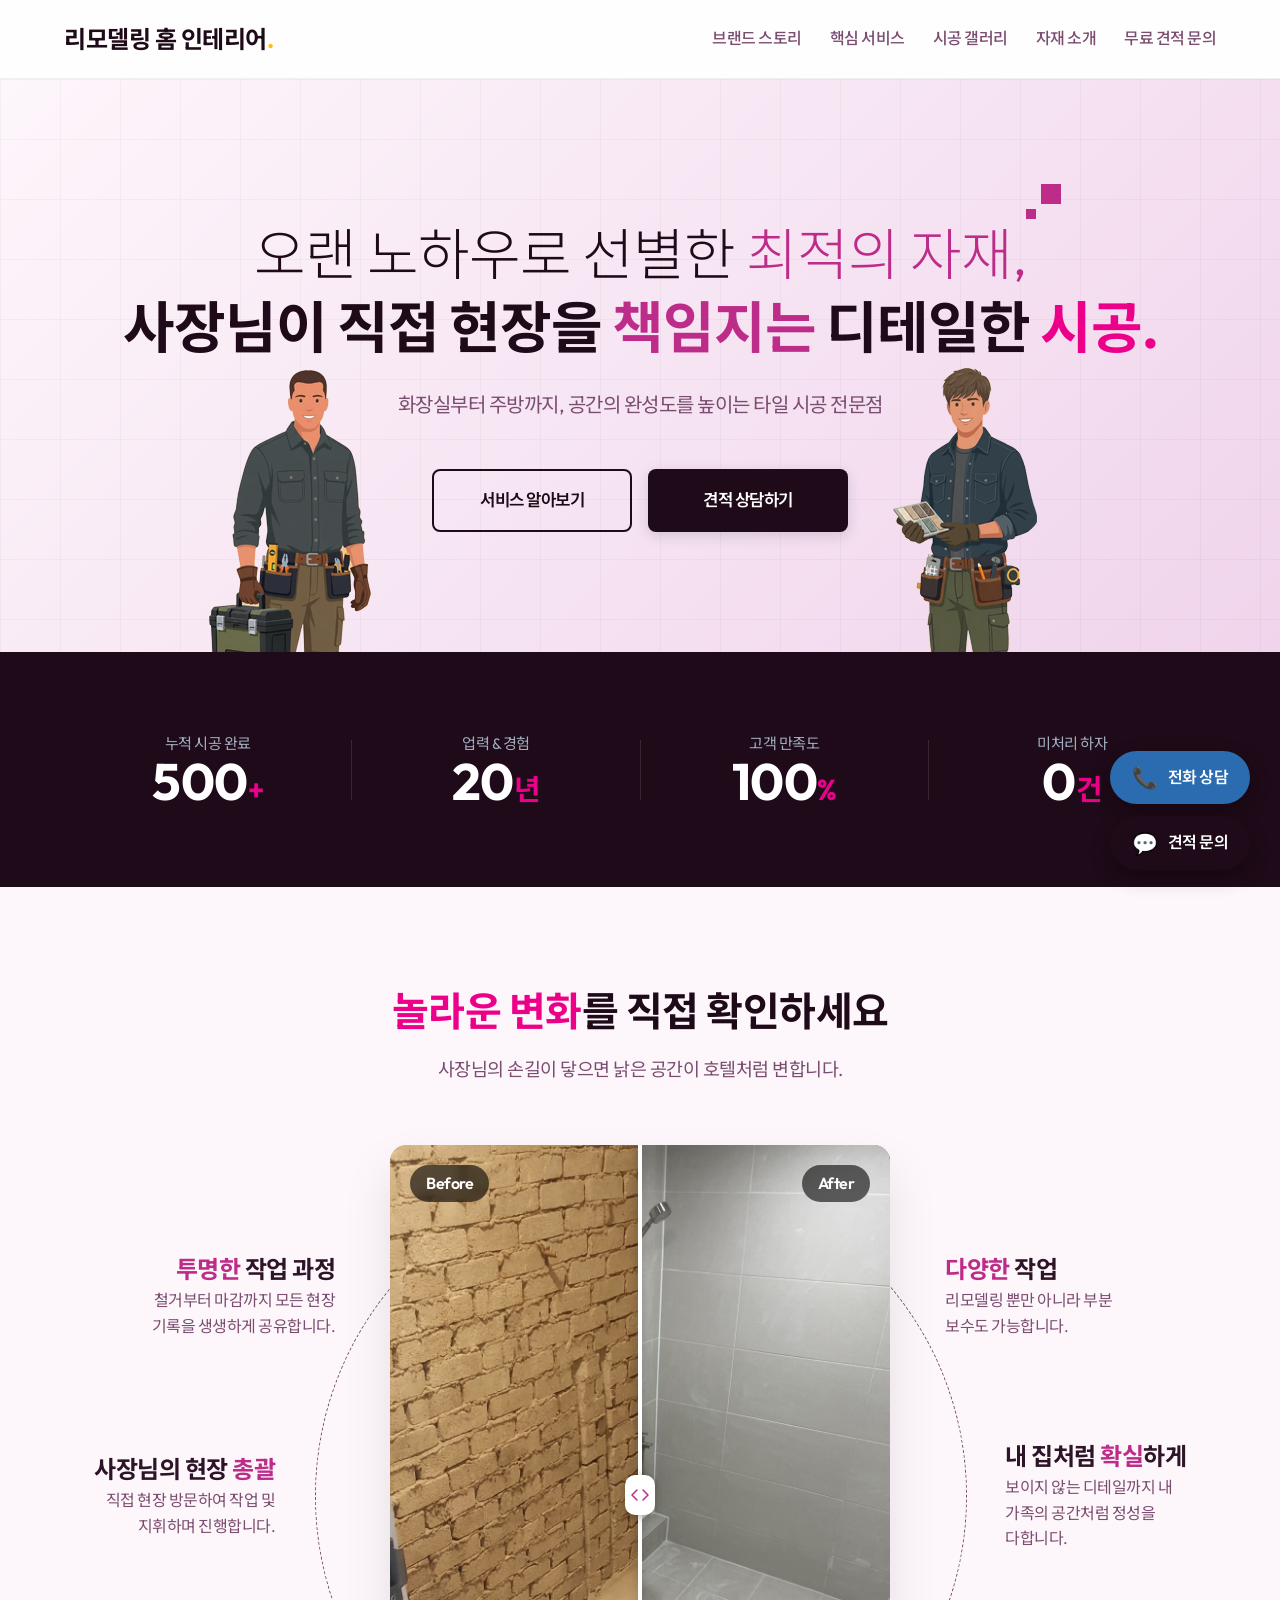
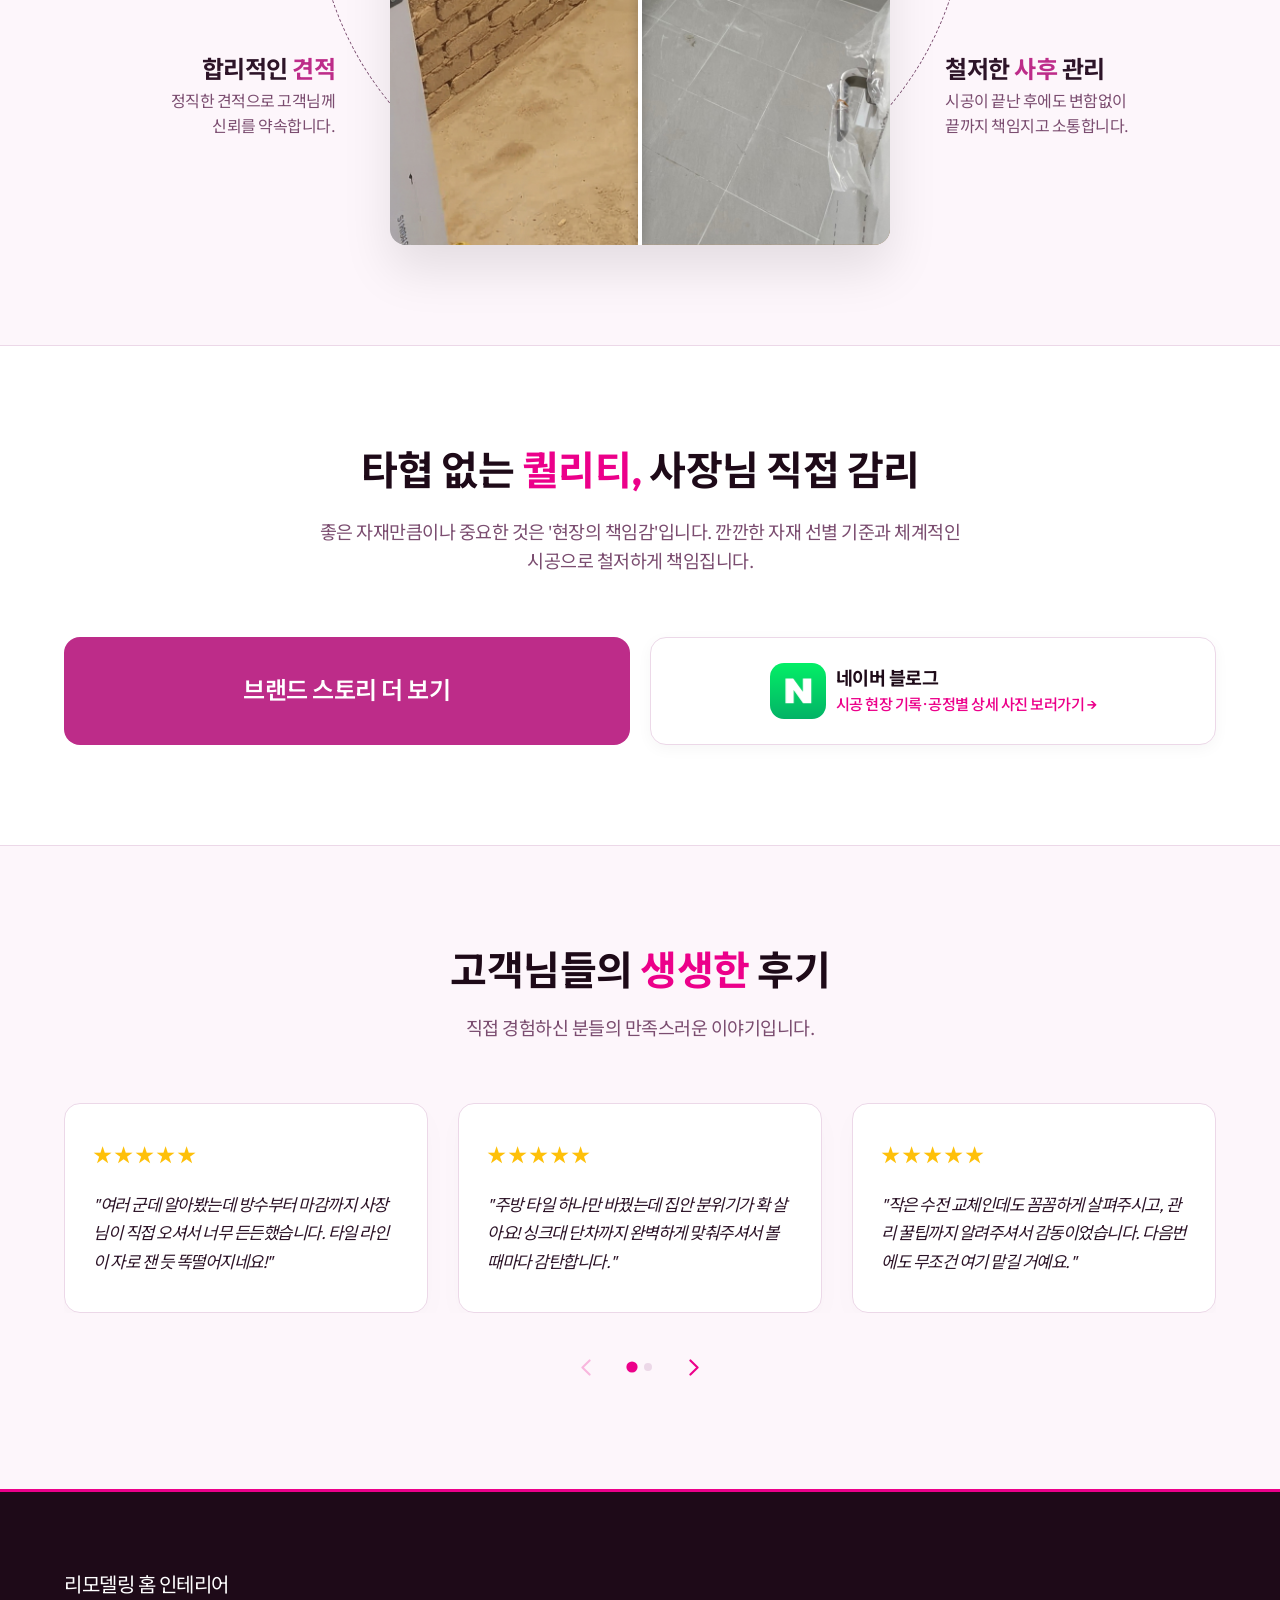
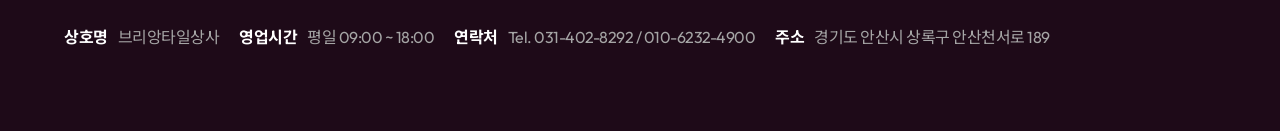
<file: index.html>
<!DOCTYPE html>
<html lang="ko">
<head>
    <meta charset="UTF-8">
    <meta name="viewport" content="width=device-width, initial-scale=1.0">
    <title>리모델링 홈 인테리어 | 사장님이 직접 책임지는 타일 시공 전문점</title>
    <meta name="description" content="오랜 노하우로 선별한 최적의 자재, 사장님이 직접 현장을 책임지는 디테일한 타일 시공 전문점. 욕실·주방·발코니 리모델링 서울 전 지역 시공.">
    <meta property="og:type" content="website">
    <meta property="og:title" content="리모델링 홈 인테리어 | 사장님이 직접 책임지는 타일 시공">
    <meta property="og:description" content="오랜 노하우로 선별한 최적의 자재, 사장님이 직접 현장을 책임지는 디테일한 타일 시공 전문점. 욕실·주방·발코니 리모델링 서울 전 지역.">
    <meta property="og:image" content="images/meta_image.png">
    <link rel="stylesheet" href="css/common.css">
    <link rel="stylesheet" href="css/index.css">
</head>
<body>
    <div id="header-placeholder"></div>

    <main id="main-content">
        <section class="contents-section hero-section">
            <div class="container">
                <h1>
                    오랜 노하우로 선별한 <span class="point1 point-dot">최적의 자재,</span><br>
                    <strong>사장님이 직접 현장을 <span class="point1">책임지는</span> 디테일한 <span class="point2">시공.</span></strong>
                </h1>
                <p>화장실부터 주방까지, 공간의 완성도를 높이는 타일 시공 전문점</p>
                <div class="hero-btns">
                    <a href="services.html" class="btn-outline">서비스 알아보기</a>
                    <a href="#contact" class="btn-primary">견적 상담하기</a>
                </div>
            </div>
            
            <div class="object man-01">
                <img src="./images/kv_man_01.png" alt="타일 가게 사장님">
            </div>
            <div class="object man-02">
                <img src="./images/kv_man_02.png" alt="타일 가게 사장님 조수">
            </div>
        </section>

        <section class="contents-section stats-section">
            <div class="container">
                <div class="stats-grid">
                    <div class="stat-item">
                        <span class="stat-label">누적 시공 완료</span>
                        <span class="stat-number">500<span class="stat-unit">+</span></span>
                    </div>
                    <div class="stat-divider"></div>
                    <div class="stat-item">
                        <span class="stat-label">업력 &amp; 경험</span>
                        <span class="stat-number">20<span class="stat-unit">년</span></span>  
                    </div>
                    <div class="stat-divider"></div>
                    <div class="stat-item">
                        <span class="stat-label">고객 만족도</span>
                        <span class="stat-number">100<span class="stat-unit">%</span></span>
                    </div>
                    <div class="stat-divider"></div>
                    <div class="stat-item">
                        <span class="stat-label">미처리 하자</span>
                        <span class="stat-number" data-from="100">0<span class="stat-unit">건</span></span>
                    </div>
                </div>
            </div>
        </section>

        <section class="contents-section before-after-section">
            <div class="container">
                <div class="section-header text-center">
                    <h2><span class="point">놀라운 변화</span>를 직접 확인하세요</h2>
                    <p>사장님의 손길이 닿으면 낡은 공간이 호텔처럼 변합니다.</p>
                </div>
                <div class="ba-slider-container">
                    <div class="ba-slider">
                        <div class="ba-image ba-before">
                            <img src="./images/main_before.jpg" alt="시공 전 욕실">
                            <span class="ba-label">Before</span>
                        </div>
                        <div class="ba-image ba-after">
                            <img src="./images/main_after.jpg" alt="시공 후 욕실">
                            <span class="ba-label">After</span>
                        </div>
                        <div class="ba-handle" id="ba-handle">
                            <div class="ba-handle-line"></div>
                            <div class="ba-handle-button"></div>
                        </div>
                        <input type="range" min="0" max="100" value="50" class="ba-slider-input" id="ba-slider-input" aria-label="비포 애프터 슬라이더">
                    </div>
                    <div class="ba-slider-bg">
                        <div class="ba-slider-comment m1">
                            <h3><span>투명한</span> 작업 과정</h3>
                            <p>철거부터 마감까지 모든 현장 기록을 생생하게 공유합니다.</p>
                        </div>
                        <div class="ba-slider-comment m2">
                            <h3>사장님의 현장 <span>총괄</span></h3>
                            <p>직접 현장 방문하여 작업 및 지휘하며 진행합니다.</p>
                        </div>
                        <div class="ba-slider-comment m3">
                            <h3>합리적인 <span>견적</span></h3>
                            <p>정직한 견적으로 고객님께 신뢰를 약속합니다.</p>
                        </div>
                        <div class="ba-slider-comment m4">
                            <h3><span>다양한</span> 작업</h3>
                            <p>리모델링 뿐만 아니라 부분 보수도 가능합니다.</p>
                        </div>
                        <div class="ba-slider-comment m5">
                            <h3>내 집처럼 <span>확실</span>하게</h3>
                            <p>보이지 않는 디테일까지 내 가족의 공간처럼 정성을 다합니다.</p>
                        </div>
                        <div class="ba-slider-comment m6">
                            <h3>철저한 <span>사후</span> 관리</h3>
                            <p>시공이 끝난 후에도 변함없이 끝까지 책임지고 소통합니다.</p>
                        </div>
                    </div>
                </div>
            </div>
        </section>

        <section class="contents-section section-preview bg-light">
            <div class="container">
                <div class="section-header text-center">
                    <h2>타협 없는 <span class="point">퀄리티,</span> 사장님 직접 감리</h2>
                    <p>좋은 자재만큼이나 중요한 것은 '현장의 책임감'입니다. 깐깐한 자재 선별 기준과 체계적인 시공으로 철저하게 책임집니다.</p>
                </div>

                <div class="link-wrap">
                    <a href="about.html" class="link-more">브랜드 스토리 더 보기</a>
                    <a href="https://blog.naver.com/kbg3014" class="sns-card" target="_blank" rel="noopener noreferrer">
                        <div class="sns-icon naver-icon"></div>
                        <div class="sns-info">
                            <strong>네이버 블로그</strong>
                            <span>시공 현장 기록 · 공정별 상세 사진 보러가기 →</span>
                        </div>
                    </a>
                </div>
            </div>
        </section>

        <section class="contents-section testimonials-section">
            <div class="container">
                <div class="section-header text-center">
                    <h2>고객님들의 <span class="point">생생한</span> 후기</h2>
                    <p>직접 경험하신 분들의 만족스러운 이야기입니다.</p>
                </div>
                <div class="review-carousel">
                    <div class="review-track-wrap">
                        <div class="review-track">
                            <article class="review-card">
                                <div class="review-stars">★★★★★</div>
                                <p class="review-text">"여러 군데 알아봤는데 방수부터 마감까지 사장님이 직접 오셔서 너무 든든했습니다. 타일 라인이 자로 잰 듯 똑떨어지네요!"</p>
                            </article>
                            <article class="review-card">
                                <div class="review-stars">★★★★★</div>
                                <p class="review-text">"주방 타일 하나만 바꿨는데 집안 분위기가 확 살아요! 싱크대 단차까지 완벽하게 맞춰주셔서 볼 때마다 감탄합니다."</p>
                            </article>
                            <article class="review-card">
                                <div class="review-stars">★★★★★</div>
                                <p class="review-text">"작은 수전 교체인데도 꼼꼼하게 살펴주시고, 관리 꿀팁까지 알려주셔서 감동이었습니다. 다음번에도 무조건 여기 맡길 거예요."</p>
                            </article>
                            <article class="review-card">
                                <div class="review-stars">★★★★★</div>
                                <p class="review-text">"오래된 아파트 베란다를 새로 단장했는데 새 집 분위기가 나요. 줄눈 색상 추천도 너무 센스 있으셨고 마감이 정말 깔끔합니다."</p>
                            </article>
                            <article class="review-card">
                                <div class="review-stars">★★★★★</div>
                                <p class="review-text">"현관 대리석 타일이 깨져서 부분 교체 맡겼는데 기존 타일과 거의 차이가 없을 정도로 자연스럽게 마무리해 주셨어요."</p>
                            </article>
                            <article class="review-card">
                                <div class="review-stars">★★★★★</div>
                                <p class="review-text">"견적부터 시공 완료까지 하루도 지연 없이 딱 맞춰주셨고, 공사 후 청소도 깔끔하게 해주셔서 바로 입주할 수 있었어요!"</p>
                            </article>
                        </div>
                    </div>
                    <div class="carousel-nav">
                        <button class="carousel-btn carousel-prev" aria-label="이전"></button>
                        <div class="carousel-dots"></div>
                        <button class="carousel-btn carousel-next" aria-label="다음"></button>
                    </div>
                </div>
            </div>
        </section>
    </main>

    <div id="footer-placeholder"></div>
    <script src="js/common.js"></script>
    <script src="js/animations.js"></script>
    <script src="js/carousel.js"></script>
    <script src="js/slider.js"></script>
</body>
</html>
</file>
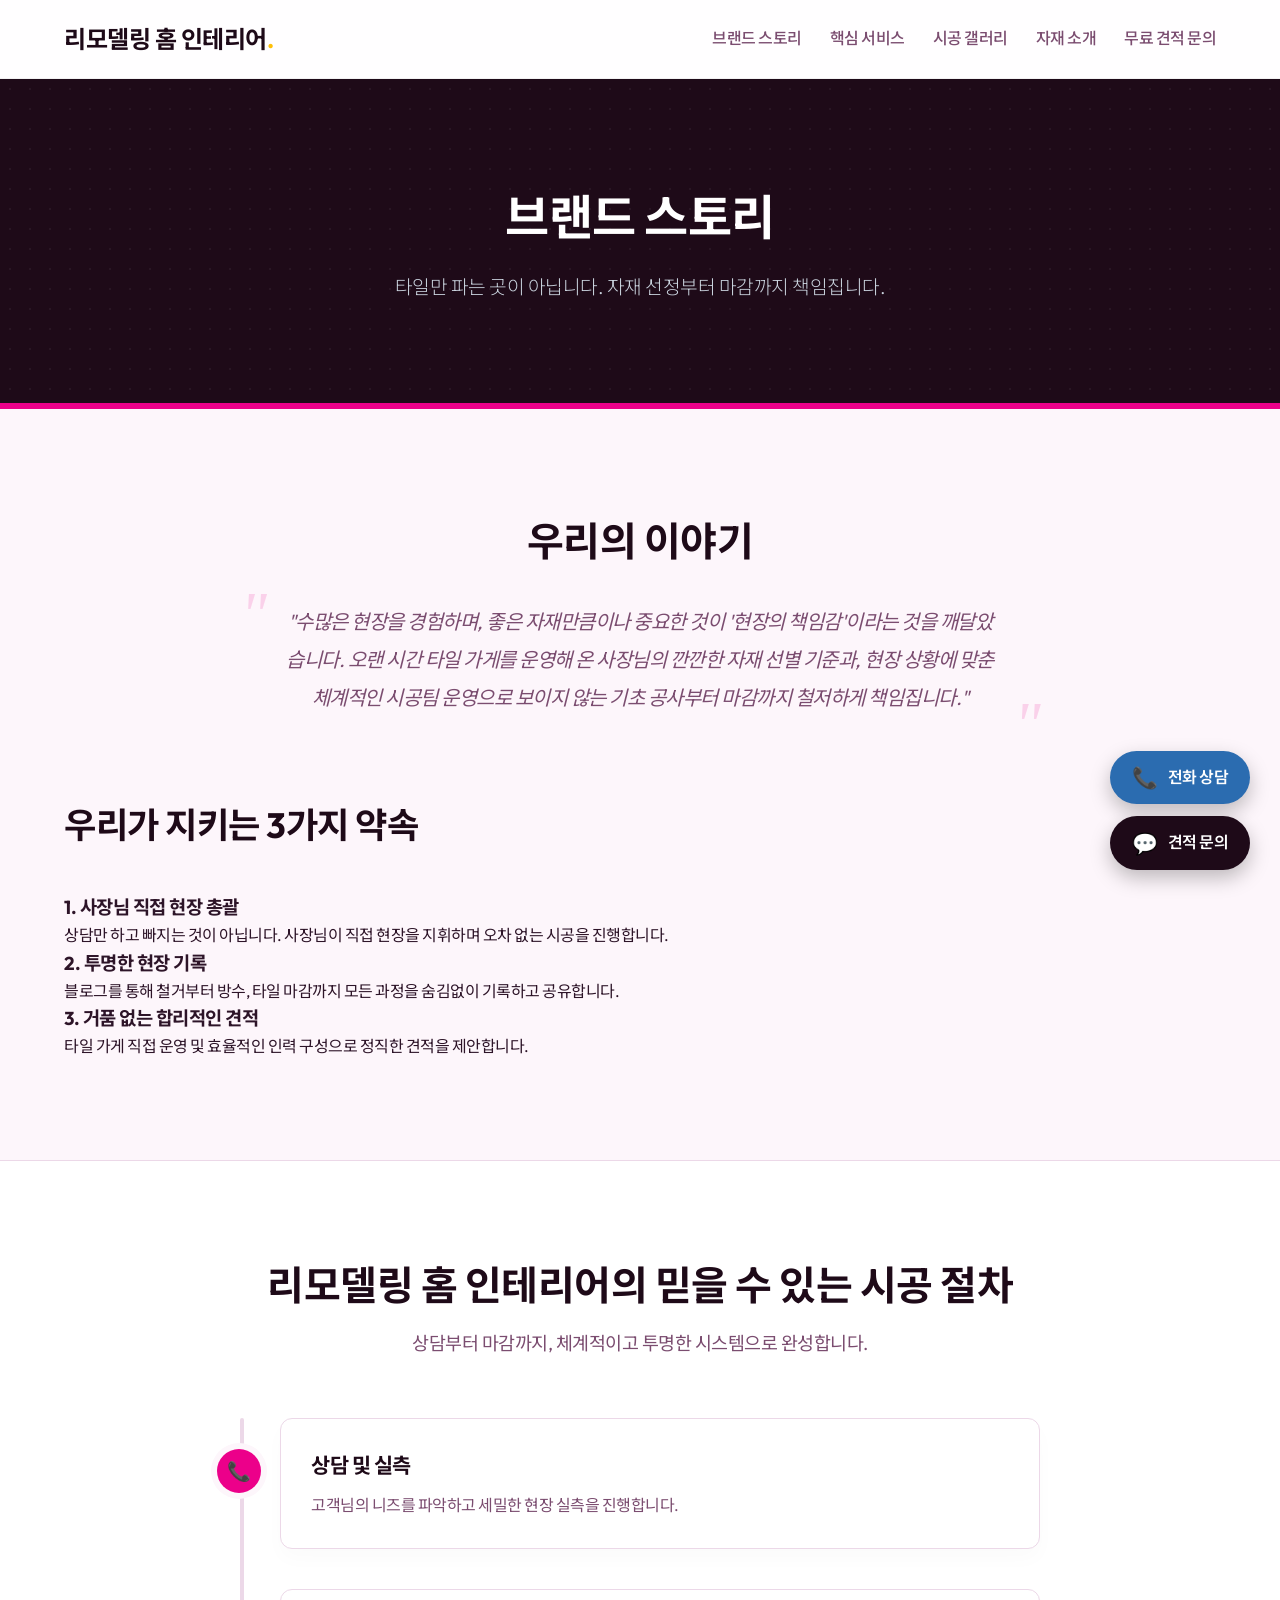
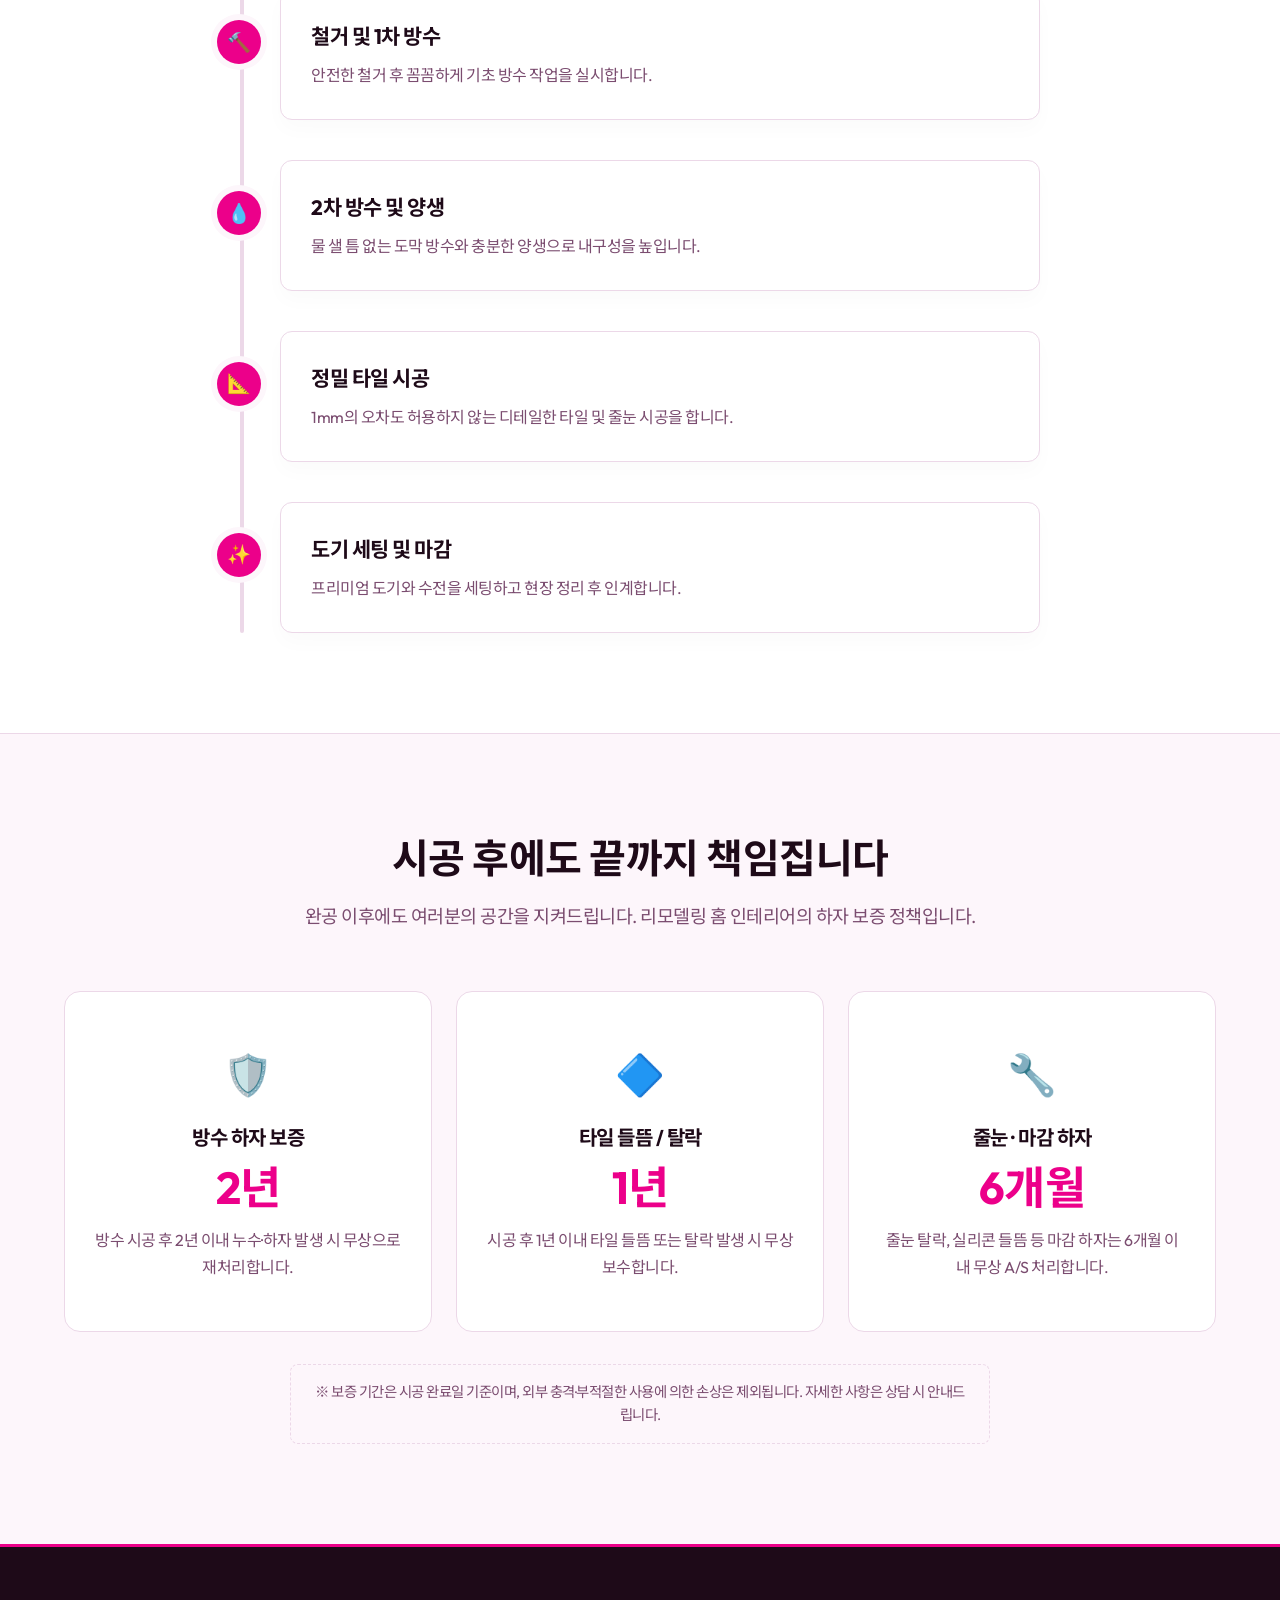
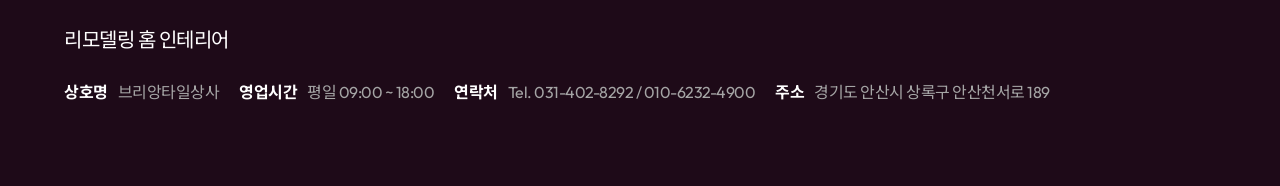
<file: about.html>
<!DOCTYPE html>
<html lang="ko">
<head>
    <meta charset="UTF-8">
    <meta name="viewport" content="width=device-width, initial-scale=1.0">
    <title>리모델링 홈 인테리어 | 브랜드 스토리</title>
    <meta name="description" content="타일만 파는 곳이 아닙니다. 자재 선정부터 마감까지 책임지는 리모델링 홈 인테리어의 이야기와 3가지 약속, 시공 보증 정책을 확인하세요.">
    <meta property="og:type" content="website">
    <meta property="og:title" content="리모델링 홈 인테리어 | 브랜드 스토리 & A/S 정책">
    <meta property="og:description" content="타일만 파는 곳이 아닙니다. 자재 선정부터 마감까지 책임지는 리모델링 홈 인테리어의 이야기와 시공 보증 정책을 확인하세요.">
    <meta property="og:image" content="images/meta_image.png">
    <link rel="stylesheet" href="css/common.css">
    <link rel="stylesheet" href="css/about.css">
</head>
<body>
    <div id="header-placeholder"></div>

    <main id="main-content">
        <section class="contents-section page-header">
            <div class="container">
                <h1>브랜드 스토리</h1>
                <p>타일만 파는 곳이 아닙니다. 자재 선정부터 마감까지 책임집니다.</p>
            </div>
        </section>

        <section class="contents-section about-content">
            <div class="container">
                <div class="story-box">
                    <h2>우리의 이야기</h2>
                    <p>"수많은 현장을 경험하며, 좋은 자재만큼이나 중요한 것이 '현장의 책임감'이라는 것을 깨달았습니다. 오랜 시간 타일 가게를 운영해 온 사장님의 깐깐한 자재 선별 기준과, 현장 상황에 맞춘 체계적인 시공팀 운영으로 보이지 않는 기초 공사부터 마감까지 철저하게 책임집니다."</p>
                </div>

                <h2 class="section-title">우리가 지키는 3가지 약속</h2>
                <div class="core-values-grid">
                    <article class="value-card">
                        <h3>1. 사장님 직접 현장 총괄</h3>
                        <p>상담만 하고 빠지는 것이 아닙니다. 사장님이 직접 현장을 지휘하며 오차 없는 시공을 진행합니다.</p>
                    </article>
                    <article class="value-card">
                        <h3>2. 투명한 현장 기록</h3>
                        <p>블로그를 통해 철거부터 방수, 타일 마감까지 모든 과정을 숨김없이 기록하고 공유합니다.</p>
                    </article>
                    <article class="value-card">
                        <h3>3. 거품 없는 합리적인 견적</h3>
                        <p>타일 가게 직접 운영 및 효율적인 인력 구성으로 정직한 견적을 제안합니다.</p>
                    </article>
                </div>
            </div>
        </section>

        <section class="contents-section process-section bg-light">
            <div class="container">
                <div class="section-header text-center">
                    <h2>리모델링 홈 인테리어의 믿을 수 있는 시공 절차</h2>
                    <p>상담부터 마감까지, 체계적이고 투명한 시스템으로 완성합니다.</p>
                </div>
                <div class="process-timeline">
                    <div class="process-step">
                        <div class="step-icon">📞</div>
                        <h3>상담 및 실측</h3>
                        <p>고객님의 니즈를 파악하고 세밀한 현장 실측을 진행합니다.</p>
                    </div>
                    <div class="process-step">
                        <div class="step-icon">🔨</div>
                        <h3>철거 및 1차 방수</h3>
                        <p>안전한 철거 후 꼼꼼하게 기초 방수 작업을 실시합니다.</p>
                    </div>
                    <div class="process-step">
                        <div class="step-icon">💧</div>
                        <h3>2차 방수 및 양생</h3>
                        <p>물 샐 틈 없는 도막 방수와 충분한 양생으로 내구성을 높입니다.</p>
                    </div>
                    <div class="process-step">
                        <div class="step-icon">📐</div>
                        <h3>정밀 타일 시공</h3>
                        <p>1mm의 오차도 허용하지 않는 디테일한 타일 및 줄눈 시공을 합니다.</p>
                    </div>
                    <div class="process-step">
                        <div class="step-icon">✨</div>
                        <h3>도기 세팅 및 마감</h3>
                        <p>프리미엄 도기와 수전을 세팅하고 현장 정리 후 인계합니다.</p>
                    </div>
                </div>
            </div>
        </section>

        <section class="contents-section warranty-section">
            <div class="container">
                <div class="section-header text-center">
                    <h2>시공 후에도 끝까지 책임집니다</h2>
                    <p>완공 이후에도 여러분의 공간을 지켜드립니다. 리모델링 홈 인테리어의 하자 보증 정책입니다.</p>
                </div>
                <div class="warranty-grid">
                    <div class="warranty-card">
                        <div class="warranty-icon">🛡️</div>
                        <h3>방수 하자 보증</h3>
                        <div class="warranty-period">2년</div>
                        <p>방수 시공 후 2년 이내 누수·하자 발생 시 무상으로 재처리합니다.</p>
                    </div>
                    <div class="warranty-card">
                        <div class="warranty-icon">🔷</div>
                        <h3>타일 들뜸 / 탈락</h3>
                        <div class="warranty-period">1년</div>
                        <p>시공 후 1년 이내 타일 들뜸 또는 탈락 발생 시 무상 보수합니다.</p>
                    </div>
                    <div class="warranty-card">
                        <div class="warranty-icon">🔧</div>
                        <h3>줄눈 · 마감 하자</h3>
                        <div class="warranty-period">6개월</div>
                        <p>줄눈 탈락, 실리콘 들뜸 등 마감 하자는 6개월 이내 무상 A/S 처리합니다.</p>
                    </div>
                </div>
                <p class="warranty-note">※ 보증 기간은 시공 완료일 기준이며, 외부 충격·부적절한 사용에 의한 손상은 제외됩니다. 자세한 사항은 상담 시 안내드립니다.</p>
            </div>
        </section>
    </main>

    <div id="footer-placeholder"></div>
    <script src="js/common.js"></script>
    <script src="js/animations.js"></script>
</body>
</html>
</file>
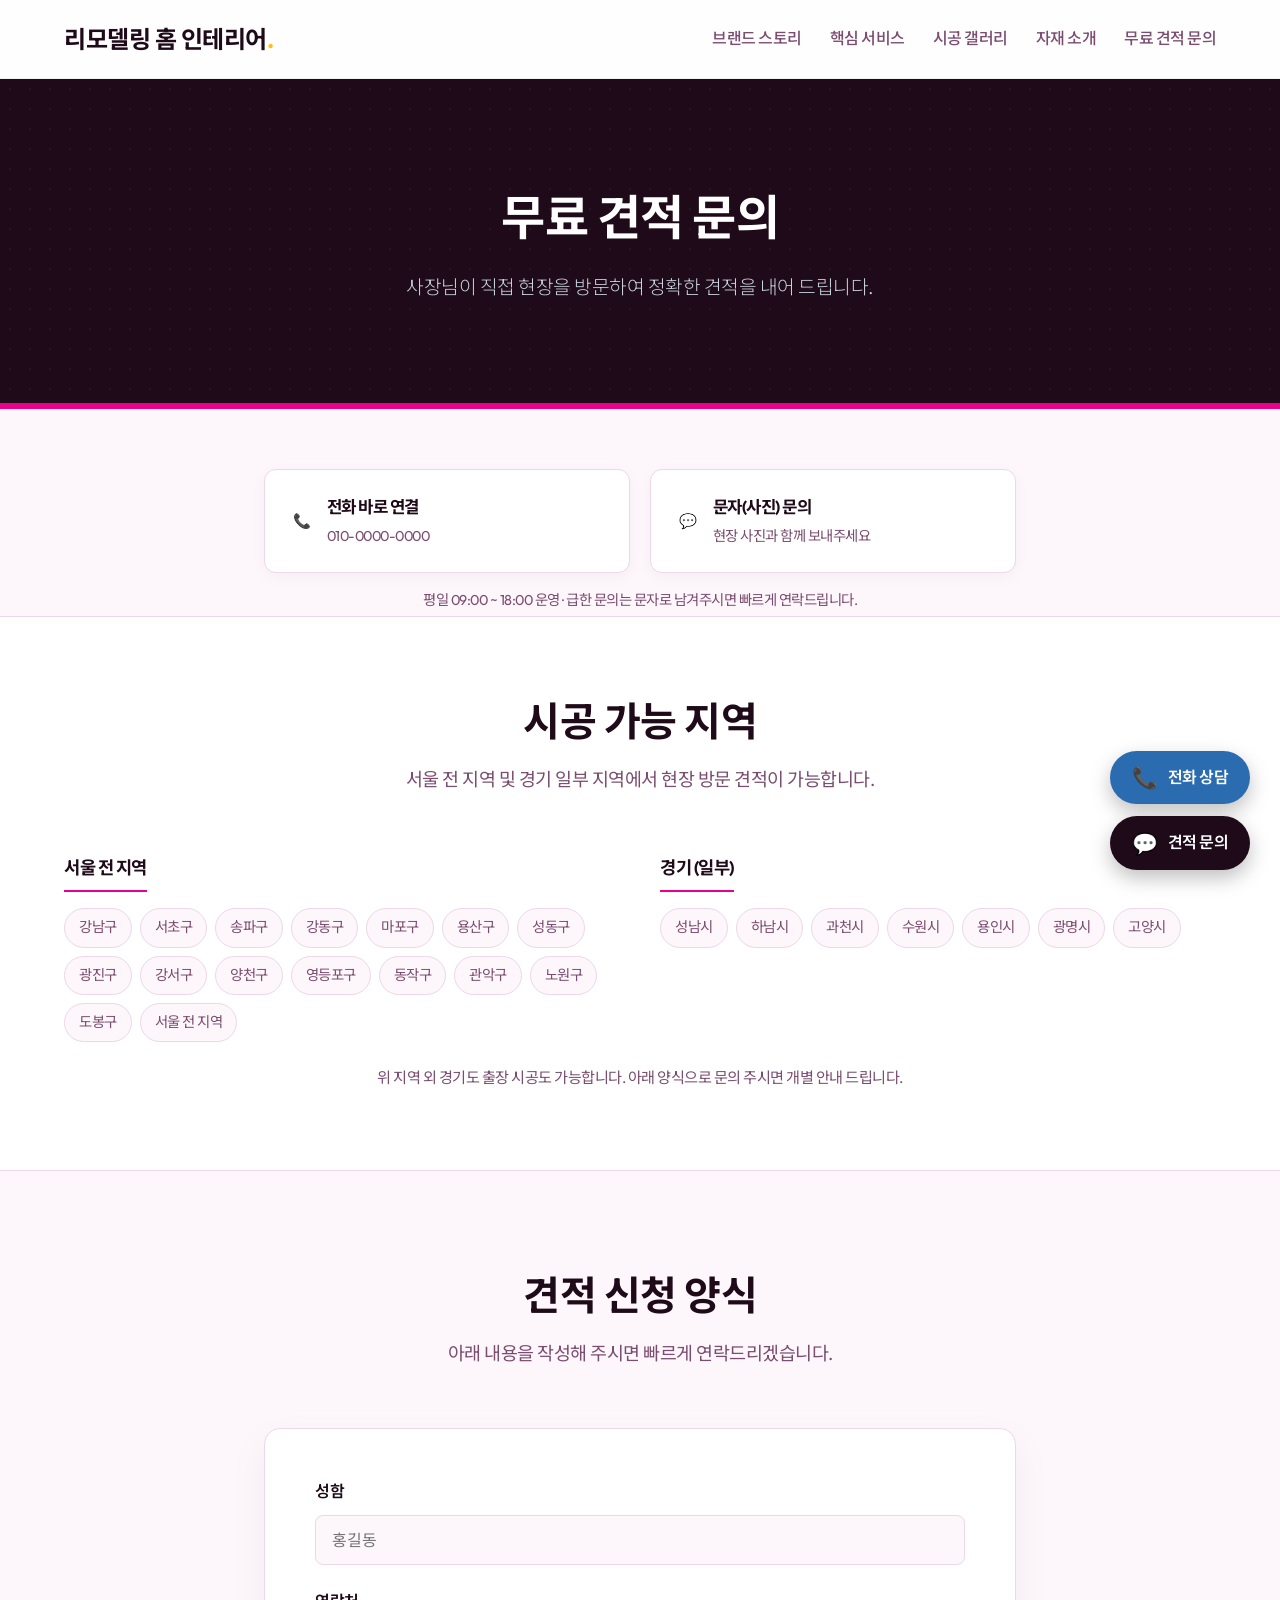
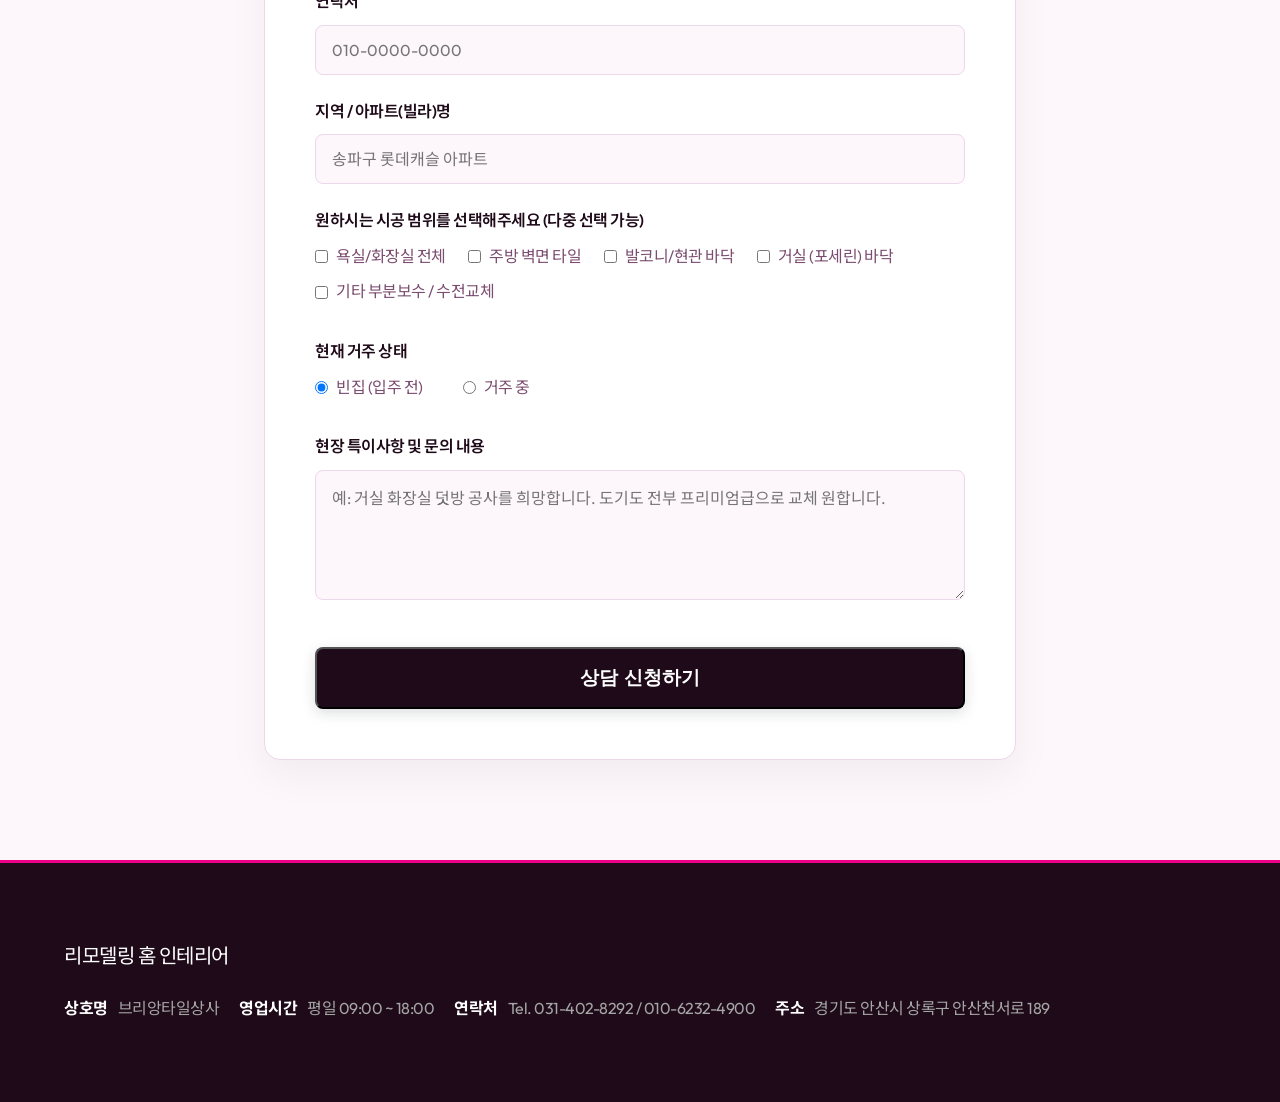
<file: contact.html>
<!DOCTYPE html>
<html lang="ko">
<head>
    <meta charset="UTF-8">
    <meta name="viewport" content="width=device-width, initial-scale=1.0">
    <title>리모델링 홈 인테리어 | 무료 견적 상담</title>
    <meta name="description" content="리모델링 홈 인테리어 무료 견적 문의. 사장님이 직접 현장을 방문하여 정확한 견적을 내어 드립니다. 서울 전 지역 및 경기 일부 출장 가능.">
    <meta property="og:type" content="website">
    <meta property="og:title" content="리모델링 홈 인테리어 | 무료 견적 상담">
    <meta property="og:description" content="사장님이 직접 현장 방문 실측 후 정확한 견적을 드립니다. 서울 전 지역 및 경기 일부 출장 가능.">
    <meta property="og:image" content="images/meta_image.png">
    <link rel="stylesheet" href="css/common.css">
    <link rel="stylesheet" href="css/contact.css">
</head>
<body>
    <div id="header-placeholder"></div>

    <main id="main-content">
        <section class="contents-section page-header">
            <div class="container">
                <h1>무료 견적 문의</h1>
                <p>사장님이 직접 현장을 방문하여 정확한 견적을 내어 드립니다.</p>
            </div>
        </section>

        <section class="contents-section contact-quick">
            <div class="container" style="max-width: 800px;">
                <div class="quick-contact-grid">
                    <a href="tel:010-0000-0000" class="quick-contact-card">
                        <span class="quick-icon">📞</span>
                        <div>
                            <strong>전화 바로 연결</strong>
                            <span>010-0000-0000</span>
                        </div>
                    </a>
                    <a href="sms:010-0000-0000?body=현장 사진과 함께 견적 문의드립니다." class="quick-contact-card">
                        <span class="quick-icon">💬</span>
                        <div>
                            <strong>문자(사진) 문의</strong>
                            <span>현장 사진과 함께 보내주세요</span>
                        </div>
                    </a>
                </div>
                <p class="quick-note">평일 09:00 ~ 18:00 운영 · 급한 문의는 문자로 남겨주시면 빠르게 연락드립니다.</p>
            </div>
        </section>

        <section class="contents-section service-area-section bg-light">
            <div class="container">
                <div class="section-header text-center">
                    <h2>시공 가능 지역</h2>
                    <p>서울 전 지역 및 경기 일부 지역에서 현장 방문 견적이 가능합니다.</p>
                </div>
                <div class="area-grid">
                    <div class="area-group">
                        <h3>서울 전 지역</h3>
                        <div class="area-tags">
                            <span>강남구</span><span>서초구</span><span>송파구</span><span>강동구</span>
                            <span>마포구</span><span>용산구</span><span>성동구</span><span>광진구</span>
                            <span>강서구</span><span>양천구</span><span>영등포구</span><span>동작구</span>
                            <span>관악구</span><span>노원구</span><span>도봉구</span><span>서울 전 지역</span>
                        </div>
                    </div>
                    <div class="area-group">
                        <h3>경기 (일부)</h3>
                        <div class="area-tags">
                            <span>성남시</span><span>하남시</span><span>과천시</span><span>수원시</span>
                            <span>용인시</span><span>광명시</span><span>고양시</span>
                        </div>
                    </div>
                </div>
                <p class="area-note">위 지역 외 경기도 출장 시공도 가능합니다. 아래 양식으로 문의 주시면 개별 안내 드립니다.</p>
            </div>
        </section>

        <section class="contents-section contact-form-section">
            <div class="container" style="max-width: 800px;">
                <div class="section-header text-center">
                    <h2>견적 신청 양식</h2>
                    <p>아래 내용을 작성해 주시면 빠르게 연락드리겠습니다.</p>
                </div>
                <form class="quote-form" id="quote-form">
                    <div class="form-group">
                        <label for="name">성함</label>
                        <input type="text" id="name" placeholder="홍길동" required>
                    </div>

                    <div class="form-group">
                        <label for="phone">연락처</label>
                        <input type="tel" id="phone" placeholder="010-0000-0000" required>
                    </div>

                    <div class="form-group">
                        <label for="address">지역 / 아파트(빌라)명</label>
                        <input type="text" id="address" placeholder="송파구 롯데캐슬 아파트" required>
                    </div>

                    <div class="form-group">
                        <label>원하시는 시공 범위를 선택해주세요 (다중 선택 가능)</label>
                        <div class="checkbox-group">
                            <label><input type="checkbox" name="service" value="욕실 전체"> 욕실/화장실 전체</label>
                            <label><input type="checkbox" name="service" value="주방 벽면"> 주방 벽면 타일</label>
                            <label><input type="checkbox" name="service" value="발코니/현관"> 발코니/현관 바닥</label>
                            <label><input type="checkbox" name="service" value="거실 포세린"> 거실 (포세린) 바닥</label>
                            <label><input type="checkbox" name="service" value="기타 부분보수"> 기타 부분보수 / 수전교체</label>
                        </div>
                    </div>

                    <div class="form-group">
                        <label>현재 거주 상태</label>
                        <div class="radio-group" style="display: flex; gap: 20px;">
                            <label><input type="radio" name="living" value="빈집" checked> 빈집 (입주 전)</label>
                            <label><input type="radio" name="living" value="거주중"> 거주 중</label>
                        </div>
                    </div>

                    <div class="form-group">
                        <label for="details">현장 특이사항 및 문의 내용</label>
                        <textarea id="details" rows="5" placeholder="예: 거실 화장실 덧방 공사를 희망합니다. 도기도 전부 프리미엄급으로 교체 원합니다."></textarea>
                    </div>

                    <div class="form-actions text-center" style="margin-top: 40px;">
                        <button type="submit" class="btn-primary" style="width: 100%; font-size: 1.2rem;">상담 신청하기</button>
                    </div>
                </form>
            </div>
        </section>
    </main>

    <div id="footer-placeholder"></div>
    <script src="js/common.js"></script>
    <script src="js/animations.js"></script>
    <script src="js/contact.js"></script>
</body>
</html>
</file>
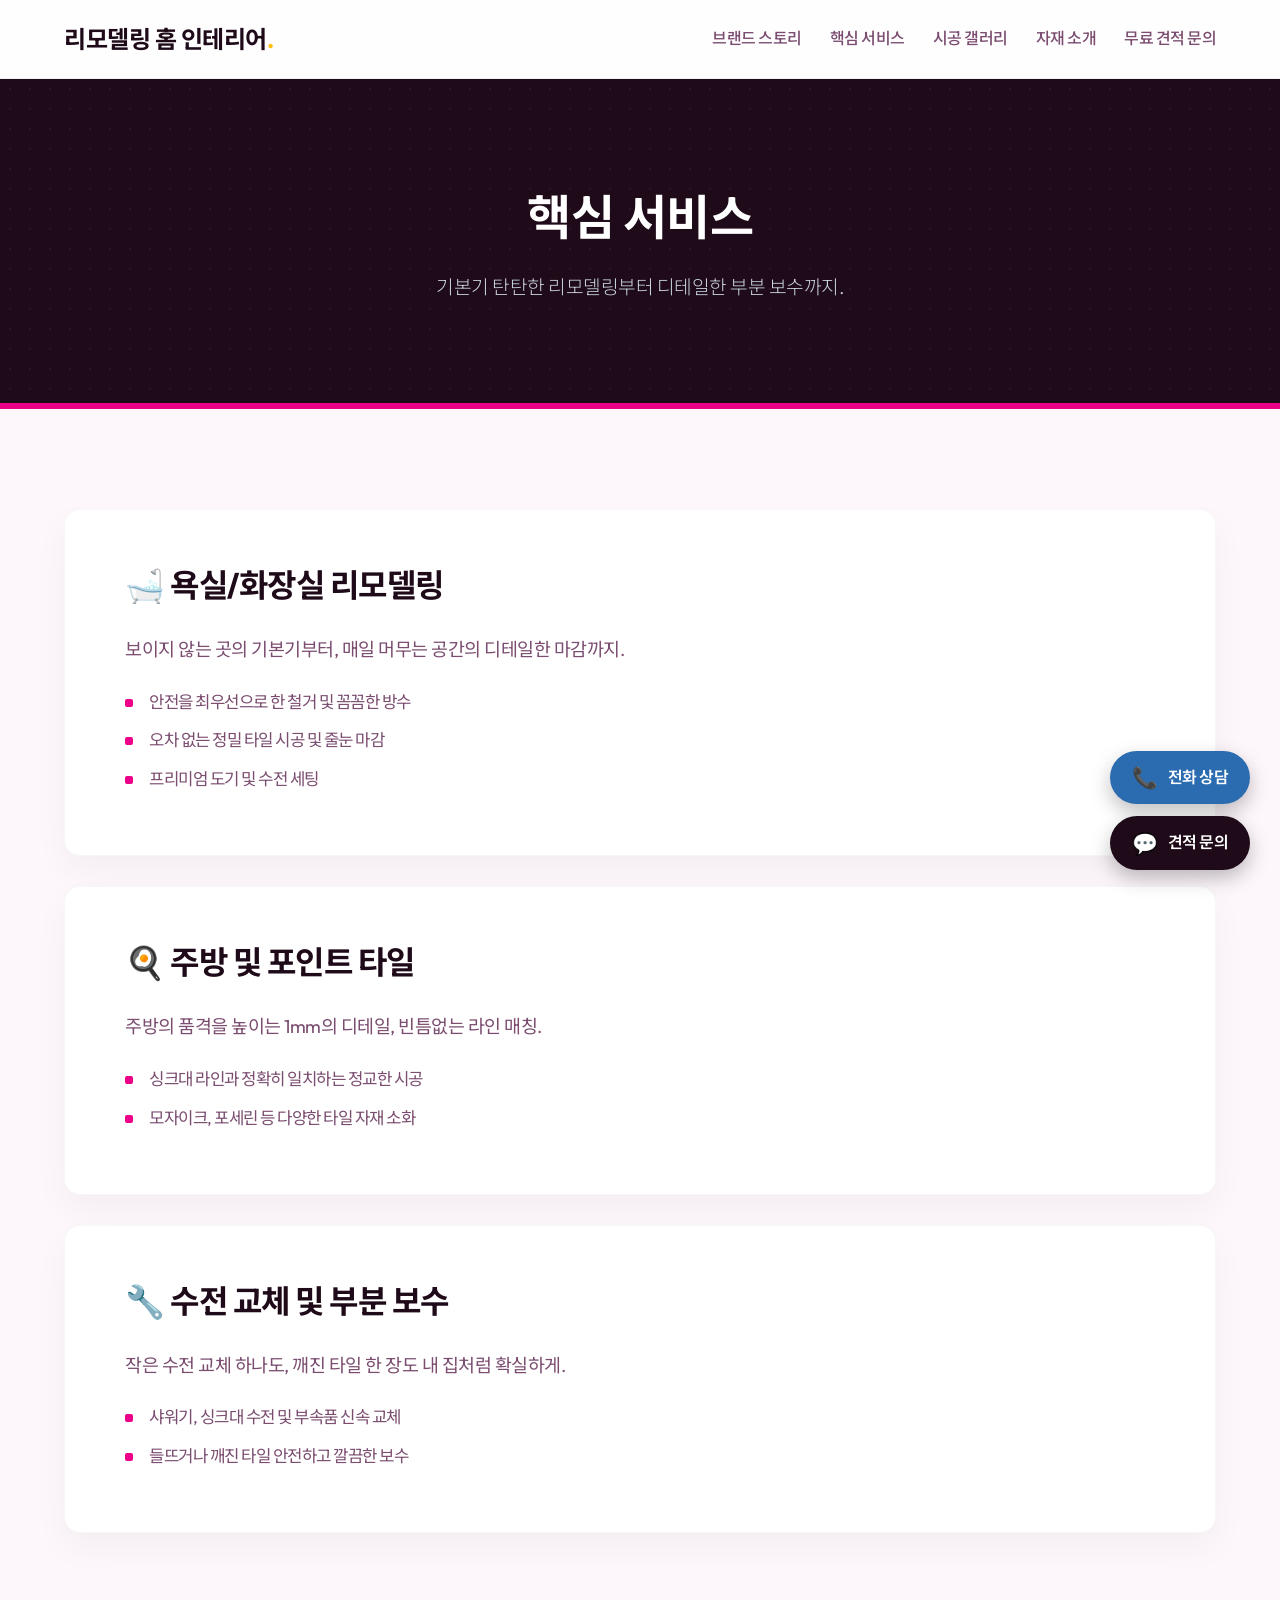
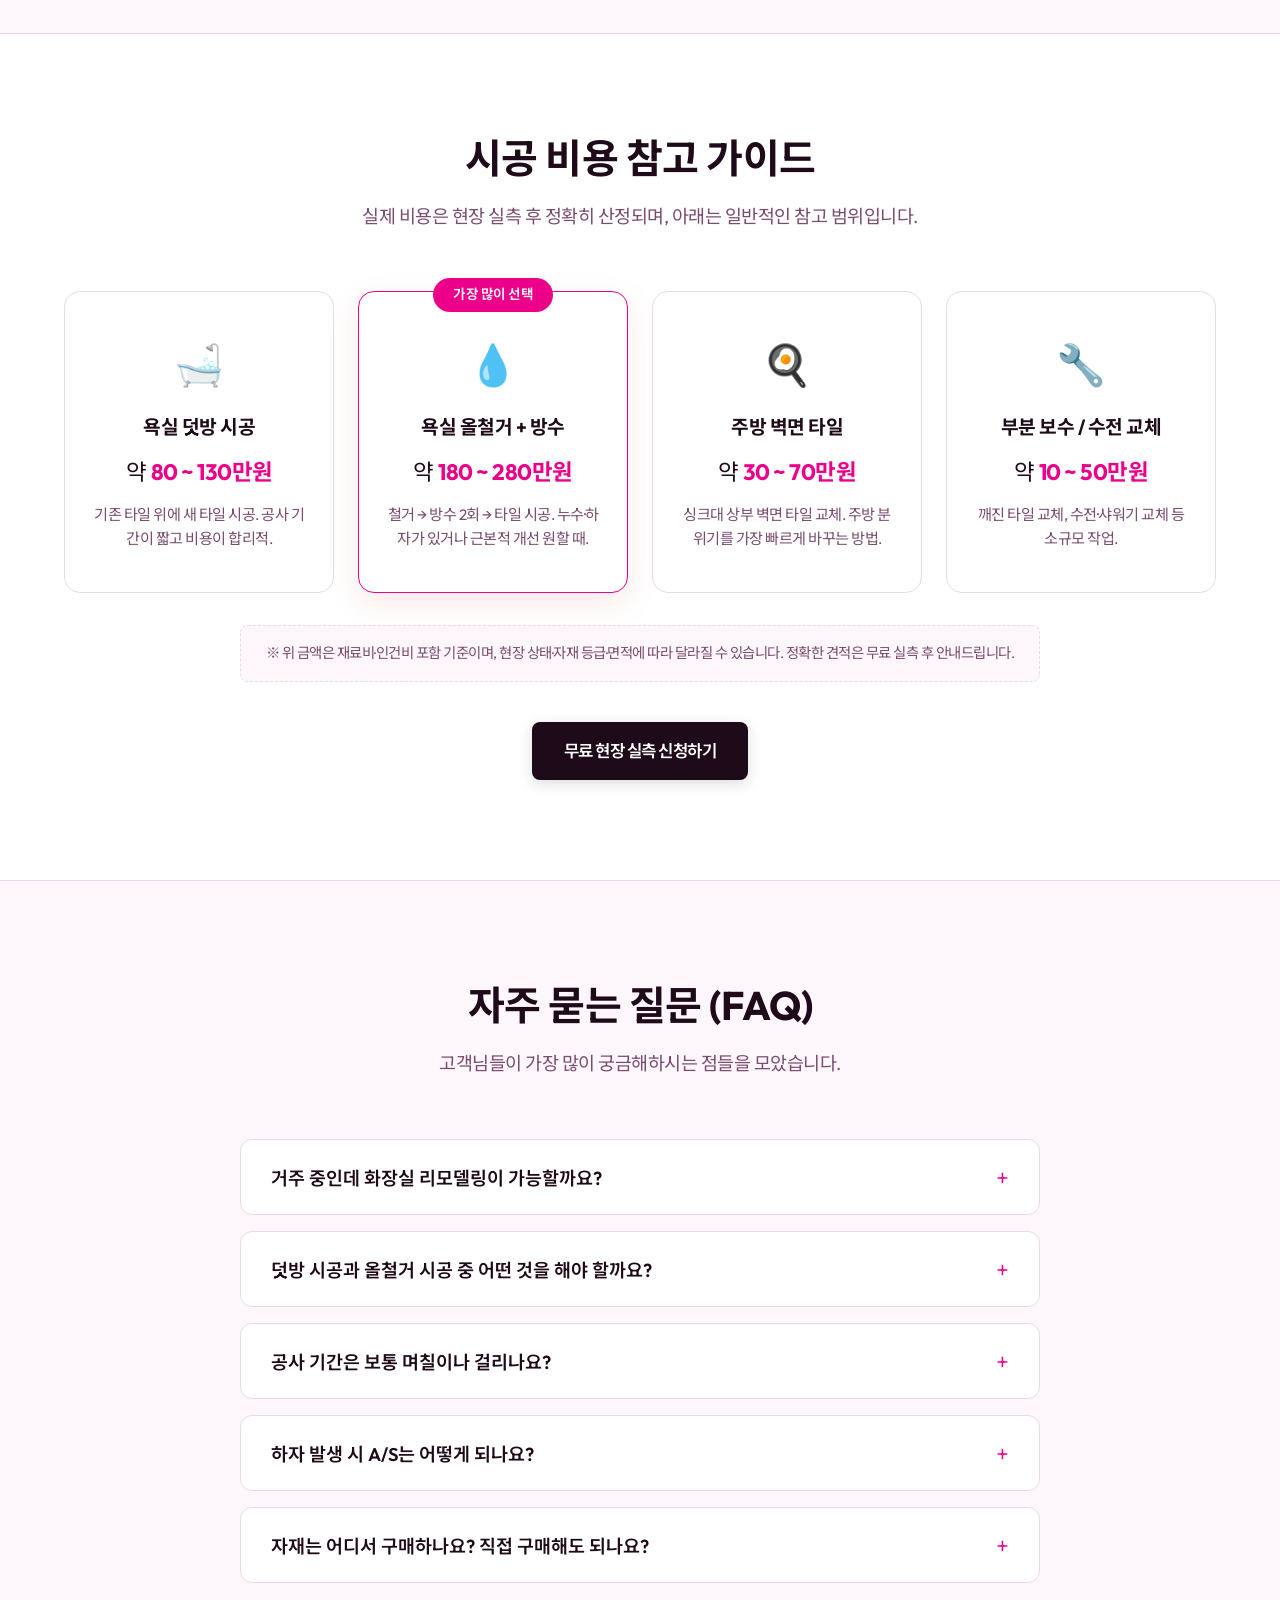
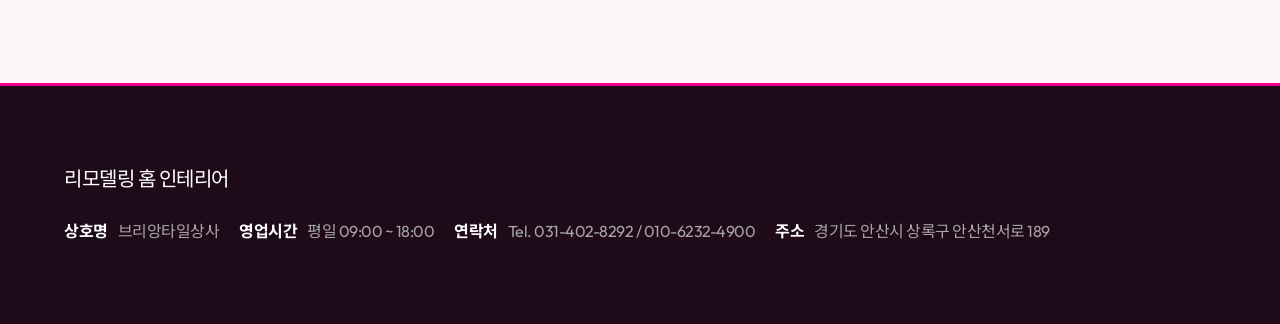
<file: services.html>
<!DOCTYPE html>
<html lang="ko">
<head>
    <meta charset="UTF-8">
    <meta name="viewport" content="width=device-width, initial-scale=1.0">
    <title>리모델링 홈 인테리어 | 핵심 서비스 & 시공 비용</title>
    <meta name="description" content="욕실 리모델링, 주방 타일, 수전 교체까지. 리모델링 홈 인테리어의 핵심 서비스와 시공 비용 참고 가이드, 자주 묻는 질문을 확인하세요.">
    <meta property="og:type" content="website">
    <meta property="og:title" content="리모델링 홈 인테리어 | 핵심 서비스 & 시공 비용 가이드">
    <meta property="og:description" content="욕실 덧방부터 올철거·방수, 주방 타일, 수전 교체까지. 서비스별 시공 비용 참고 범위를 확인하세요.">
    <meta property="og:image" content="images/meta_image.png">
    <link rel="stylesheet" href="css/common.css">
    <link rel="stylesheet" href="css/services.css">
</head>
<body>
    <div id="header-placeholder">
        <header class="site-header">
            <div class="container">
                <div class="logo"><a href="index.html">리모델링 홈 인테리어</a></div>
                <nav aria-label="메인 메뉴">
                    <ul class="gnb">
                        <li><a href="about.html">브랜드 스토리</a></li>
                        <li><a href="services.html">핵심 서비스</a></li>
                        <li><a href="gallery.html">시공 갤러리</a></li>
                        <li><a href="materials.html">자재 소개</a></li>
                        <li><a href="contact.html">무료 견적 문의</a></li>
                    </ul>
                </nav>
            </div>
        </header>
    </div>

    <main id="main-content">
        <section class="contents-section page-header">
            <div class="container">
                <h1>핵심 서비스</h1>
                <p>기본기 탄탄한 리모델링부터 디테일한 부분 보수까지.</p>
            </div>
        </section>

        <section class="contents-section services-list">
            <div class="container">
                <article class="service-row">
                    <div class="service-text">
                        <h2>🛁 욕실/화장실 리모델링</h2>
                        <p>보이지 않는 곳의 기본기부터, 매일 머무는 공간의 디테일한 마감까지.</p>
                        <ul>
                            <li>안전을 최우선으로 한 철거 및 꼼꼼한 방수</li>
                            <li>오차 없는 정밀 타일 시공 및 줄눈 마감</li>
                            <li>프리미엄 도기 및 수전 세팅</li>
                        </ul>
                    </div>
                </article>

                <article class="service-row reverse">
                    <div class="service-text">
                        <h2>🍳 주방 및 포인트 타일</h2>
                        <p>주방의 품격을 높이는 1mm의 디테일, 빈틈없는 라인 매칭.</p>
                        <ul>
                            <li>싱크대 라인과 정확히 일치하는 정교한 시공</li>
                            <li>모자이크, 포세린 등 다양한 타일 자재 소화</li>
                        </ul>
                    </div>
                </article>

                <article class="service-row">
                    <div class="service-text">
                        <h2>🔧 수전 교체 및 부분 보수</h2>
                        <p>작은 수전 교체 하나도, 깨진 타일 한 장도 내 집처럼 확실하게.</p>
                        <ul>
                            <li>샤워기, 싱크대 수전 및 부속품 신속 교체</li>
                            <li>들뜨거나 깨진 타일 안전하고 깔끔한 보수</li>
                        </ul>
                    </div>
                </article>
            </div>
        </section>

        <section class="contents-section price-guide-section bg-light">
            <div class="container">
                <div class="section-header text-center">
                    <h2>시공 비용 참고 가이드</h2>
                    <p>실제 비용은 현장 실측 후 정확히 산정되며, 아래는 일반적인 참고 범위입니다.</p>
                </div>
                <div class="price-grid">
                    <div class="price-card">
                        <div class="price-icon">🛁</div>
                        <h3>욕실 덧방 시공</h3>
                        <p class="price-range">약 <strong>80 ~ 130만원</strong></p>
                        <p class="price-desc">기존 타일 위에 새 타일 시공. 공사 기간이 짧고 비용이 합리적.</p>
                    </div>
                    <div class="price-card featured">
                        <div class="price-badge">가장 많이 선택</div>
                        <div class="price-icon">💧</div>
                        <h3>욕실 올철거 + 방수</h3>
                        <p class="price-range">약 <strong>180 ~ 280만원</strong></p>
                        <p class="price-desc">철거 → 방수 2회 → 타일 시공. 누수·하자가 있거나 근본적 개선 원할 때.</p>
                    </div>
                    <div class="price-card">
                        <div class="price-icon">🍳</div>
                        <h3>주방 벽면 타일</h3>
                        <p class="price-range">약 <strong>30 ~ 70만원</strong></p>
                        <p class="price-desc">싱크대 상부 벽면 타일 교체. 주방 분위기를 가장 빠르게 바꾸는 방법.</p>
                    </div>
                    <div class="price-card">
                        <div class="price-icon">🔧</div>
                        <h3>부분 보수 / 수전 교체</h3>
                        <p class="price-range">약 <strong>10 ~ 50만원</strong></p>
                        <p class="price-desc">깨진 타일 교체, 수전·샤워기 교체 등 소규모 작업.</p>
                    </div>
                </div>
                <p class="price-note">※ 위 금액은 재료비·인건비 포함 기준이며, 현장 상태·자재 등급·면적에 따라 달라질 수 있습니다. 정확한 견적은 무료 실측 후 안내드립니다.</p>
                <div class="text-center" style="margin-top: 40px;">
                    <a href="contact.html" class="btn-primary">무료 현장 실측 신청하기</a>
                </div>
            </div>
        </section>

        <section class="contents-section faq-section">
            <div class="container">
                <div class="section-header text-center">
                    <h2>자주 묻는 질문 (FAQ)</h2>
                    <p>고객님들이 가장 많이 궁금해하시는 점들을 모았습니다.</p>
                </div>
                <div class="faq-list">
                    <div class="faq-item">
                        <button class="faq-question">
                            <h3>거주 중인데 화장실 리모델링이 가능할까요?</h3>
                            <span class="faq-toggle">+</span>
                        </button>
                        <div class="faq-answer">
                            <p>네, 가능합니다! 거주 중이신 경우 먼지와 소음 피해를 최소화하기 위해 철저한 보양 작업(비닐 커버링 등)을 선행한 후 꼼꼼하게 시공을 진행하고 있습니다.</p>
                        </div>
                    </div>
                    <div class="faq-item">
                        <button class="faq-question">
                            <h3>덧방 시공과 올철거 시공 중 어떤 것을 해야 할까요?</h3>
                            <span class="faq-toggle">+</span>
                        </button>
                        <div class="faq-answer">
                            <p>기존 타일의 부착 상태가 양호하고 욕실 공간이 충분하다면 가성비 좋은 '덧방 시공'을, 타일이 들떠 있거나 누수 등 근본적인 문제가 있다면 '올철거 및 방수 시공'을 권장해 드립니다. 직접 현장을 보고 최적의 방식을 제안해 드립니다.</p>
                        </div>
                    </div>
                    <div class="faq-item">
                        <button class="faq-question">
                            <h3>공사 기간은 보통 며칠이나 걸리나요?</h3>
                            <span class="faq-toggle">+</span>
                        </button>
                        <div class="faq-answer">
                            <p>일반적으로 덧방 시공은 2~3일, 올철거+방수 시공은 양생(건조) 기간을 포함해 3~5일 정도 소요됩니다. 주방이나 현관 등의 부분 타일 시공은 하루 이내에 마무리될 수 있습니다.</p>
                        </div>
                    </div>
                    <div class="faq-item">
                        <button class="faq-question">
                            <h3>하자 발생 시 A/S는 어떻게 되나요?</h3>
                            <span class="faq-toggle">+</span>
                        </button>
                        <div class="faq-answer">
                            <p>방수 하자는 2년, 타일 들뜸·탈락은 1년, 줄눈·실리콘 마감 하자는 6개월 이내 무상 A/S를 제공합니다. 시공 완료 후에도 언제든지 연락 주시면 신속하게 처리해 드립니다.</p>
                        </div>
                    </div>
                    <div class="faq-item">
                        <button class="faq-question">
                            <h3>자재는 어디서 구매하나요? 직접 구매해도 되나요?</h3>
                            <span class="faq-toggle">+</span>
                        </button>
                        <div class="faq-answer">
                            <p>리모델링 홈 인테리어은 타일 가게를 직접 운영하고 있어 품질 좋은 자재를 합리적인 가격에 공급합니다. 고객님이 원하시는 특정 자재가 있다면 직접 구매하셔도 시공 가능하니 상담 시 말씀해 주세요.</p>
                        </div>
                    </div>
                </div>
            </div>
        </section>
    </main>

    <div id="footer-placeholder"></div>
    <script src="js/common.js"></script>
    <script src="js/animations.js"></script>
    <script src="js/faq.js"></script>
</body>
</html>
</file>
<file: css/common.css>
@import url("https://fonts.googleapis.com/css2?family=Outfit:wght@300;400;500;600;700&family=Noto+Sans+KR:wght@300;400;500;700&display=swap");

:root {
  --primary: #1e0a18;       /* 딥 다크 마젠타 */
  --secondary: #7b4d70;     /* 웜 뮤트 퍼플-그레이 */
  --tertiary: #bd2c89;
  --accent: #ec008a;        /* 브랜드 핑크 */
  --accent-hover: #c40073;  /* 다크 핑크 */
  --accent-gold: #fec00a;   /* 브랜드 골드 */
  --bg-light: #fdf6fb;      /* 연한 핑크 틴트 오프화이트 */
  --bg-white: #ffffff;
  --text: #2d1428;          /* 딥 웜 다크 */
  --border: #ecd8e8;        /* 소프트 핑크 틴트 */
  --font-main: "Outfit", "Noto Sans KR", sans-serif;
  --arrow-left: url("data:image/svg+xml,%3Csvg xmlns='http://www.w3.org/2000/svg' width='7' height='12' viewBox='0 0 7 12' fill='none'%3E%3Cpath stroke='%231c1c1e' stroke-width='1.5' stroke-linecap='round' stroke-linejoin='round' d='M6 1L1 6l5 5'/%3E%3C/svg%3E");
  --arrow-right: url("data:image/svg+xml,%3Csvg xmlns='http://www.w3.org/2000/svg' width='7' height='12' fill='none' viewBox='0 0 7 12'%3E%3Cpath stroke='%231c1c1e' stroke-linecap='round' stroke-linejoin='round' stroke-width='1.5' d='m1 1 5 5-5 5'/%3E%3C/svg%3E");
}

/* Reset & Basics */
* {
  margin: 0;
  padding: 0;
  box-sizing: border-box;
}
body {
  font-family: var(--font-main);
  color: var(--text);
  line-height: 1.6;
  background-color: var(--bg-light);
  -webkit-font-smoothing: antialiased;
  letter-spacing: -0.5px;
}
html {
  overflow-x: hidden;
}
a {
  text-decoration: none;
  color: inherit;
  transition: all 0.3s ease;
}
ul {
  list-style: none;
}
.container {
  max-width: 1200px;
  margin: 0 auto;
  padding: 0 24px;
}

/* Header */
#header-placeholder {
  position: sticky;
  top: 0;
  z-index: 100;
}
.site-header {
  background: rgba(255, 255, 255, 0.85);
  backdrop-filter: blur(12px);
  -webkit-backdrop-filter: blur(12px);
  border-bottom: 1px solid rgba(0, 0, 0, 0.05);
  padding: 20px 0;
  transition: all 0.3s ease;
}
.site-header .container {
  display: flex;
  justify-content: space-between;
  align-items: center;
}
.logo a {
  font-size: 1.5rem;
  font-weight: 700;
  color: var(--primary);
  letter-spacing: -0.5px;
}
.logo a::after {
  content: ".";
  color: var(--accent-gold);
}
.gnb {
  display: flex;
  gap: 28px;
  font-weight: 500;
}
.gnb a {
  position: relative;
  color: var(--secondary);
  padding-bottom: 4px;
  font-size: 1rem;
}
.gnb a:hover {
  color: var(--primary);
}
.gnb a::after {
  content: "";
  position: absolute;
  bottom: 0;
  left: 0;
  width: 0;
  height: 2px;
  background-color: var(--accent);
  transition: width 0.3s ease;
}
.gnb a:hover::after {
  width: 100%;
}

/* Buttons */
.btn-primary,
.btn-outline,
.btn-tel,
.btn-sms {
  display: inline-flex;
  align-items: center;
  justify-content: center;
  padding: 16px 32px;
  border-radius: 8px;
  font-weight: 600;
  font-size: 1.05rem;
  cursor: pointer;
  transition: all 0.3s cubic-bezier(0.4, 0, 0.2, 1);
}
.btn-primary {
  background: var(--primary);
  color: var(--bg-white);
  box-shadow: 0 4px 14px rgba(26, 32, 44, 0.15);
}
.btn-primary:hover {
  transform: translateY(-3px);
  background: var(--accent-hover);
  box-shadow: 0 8px 25px rgba(26, 32, 44, 0.2);
}
.btn-outline {
  background: transparent;
  color: var(--primary);
  border: 2px solid var(--primary);
}
.btn-outline:hover {
  background: var(--primary);
  color: var(--bg-white);
}
.btn-tel {
  background: #2b6cb0;
  color: white;
}
.btn-tel:hover {
  background: #2c5282;
  transform: translateY(-2px);
  box-shadow: 0 6px 15px rgba(43, 108, 176, 0.3);
}
.btn-sms {
  background: #5a2a52;
  color: white;
}
.btn-sms:hover {
  background: #3d1a38;
  transform: translateY(-2px);
  box-shadow: 0 6px 15px rgba(90, 42, 82, 0.35);
}

/* Page Header (Sub pages) */
.page-header {
  background: var(--primary);
  color: var(--bg-white);
  text-align: center;
  padding: 100px 0;
  border-bottom: 6px solid var(--accent);
  position: relative;
}
.page-header::after {
  content: "";
  position: absolute;
  inset: 0;
  background-image: radial-gradient(rgba(255, 255, 255, 0.1) 1px, transparent 1px);
  background-size: 20px 20px;
  opacity: 0.5;
  pointer-events: none;
}
.page-header h1 {
  font-size: 3rem;
  margin-bottom: 16px;
  font-weight: 700;
  letter-spacing: -0.5px;
  position: relative;
  z-index: 1;
}
.page-header p {
  font-size: 1.2rem;
  color: #cbd5e0;
  font-weight: 300;
  position: relative;
  z-index: 1;
}

/* Section Headers */
.section-header {
  margin-bottom: 60px;
}
.section-header h2 {
  margin-bottom: 20px;
  font-size: 2.5rem;
  color: var(--primary);
  font-weight: 700;
  word-break: keep-all;
  line-height: 120%;
}
.section-header p {
  font-size: 1.15rem;
  color: var(--secondary);
  max-width: 700px;
  margin: 0 auto;
  line-height: 1.6;
}
.section-header .point {
  color: var(--accent);
}
.text-center {
  text-align: center;
}

/* Layouts */
.contents-section {
  padding: 100px 0;
}
.bg-light {
  background: var(--bg-white);
  border-top: 1px solid var(--border);
  border-bottom: 1px solid var(--border);
}

/* Footer */
.site-footer {
  background: var(--primary);
  color: var(--bg-white);
  padding: 80px 0;
  position: relative;
}
.site-footer::before {
  content: "";
  position: absolute;
  top: 0;
  left: 0;
  right: 0;
  height: 3px;
  background: var(--accent);
}
.site-footer h2 {
  font-size: 1.25rem;
  margin-bottom: 24px;
  font-weight: 400;
}
.contact-info {
  display: flex;
  flex-wrap: wrap;
  column-gap: 20px;
  row-gap: 10px;
  font-style: normal;
}

.contact-info p {
  color: #a0aec0;
}
.contact-contents {
  display: flex;
  gap: 10px;
  font-size: 1rem;
}
.contact-contents h3 {
  color: #fff;
  font-size: inherit;
}
.contact-contents p {
  color: #a5a5a5;
  font-size: inherit;
}

/* Floating Action Button Group */
.fab-group {
  position: fixed;
  bottom: 30px;
  right: 30px;
  display: flex;
  flex-direction: column;
  gap: 12px;
  z-index: 999;
}
.fab-btn {
  display: inline-flex;
  align-items: center;
  gap: 10px;
  padding: 14px 22px;
  border-radius: 50px;
  text-decoration: none;
  box-shadow: 0 8px 20px rgba(0, 0, 0, 0.25);
  transition:
    transform 0.3s cubic-bezier(0.175, 0.885, 0.32, 1.275),
    box-shadow 0.3s;
  white-space: nowrap;
}
.fab-btn:hover {
  transform: translateY(-4px) scale(1.04);
  box-shadow: 0 14px 30px rgba(0, 0, 0, 0.3);
}
.fab-phone {
  background: #2b6cb0;
  color: white;
}
.fab-phone:hover {
  background: #2c5282;
}
.fab-contact {
  background: var(--primary);
  color: white;
}
.fab-contact:hover {
  background: #000;
}
.fab-icon {
  font-size: 1.3rem;
  line-height: 1;
}
.fab-text {
  font-weight: 600;
  font-size: 1rem;
}

/* ===========================
   Fade-in 스크롤 애니메이션
   =========================== */
@keyframes fadeInUp {
  from { opacity: 0; transform: translateY(28px); }
  to   { opacity: 1; transform: translateY(0); }
}
.fade-in {
  opacity: 0;
  transform: translateY(28px);
  transition: opacity 0.65s ease, transform 0.65s ease;
}
.fade-in.visible {
  opacity: 1;
  transform: translateY(0);
}

@media (max-width: 768px) {
  .site-header .container {
    flex-direction: column;
    gap: 20px;
  }
  .page-header h1 {
    font-size: 2.2rem;
  }
  .gnb {
    gap: 14px;
    flex-wrap: wrap;
    justify-content: center;
    font-size: 0.95rem;
  }
  .section-header {
    margin-bottom: 30px;
  }
  .section-header h2 {
    margin-bottom: 10px;
    font-size: 2rem;
  }
  .contents-section {
    padding: 50px 0;
  }
  .contact-actions {
    flex-direction: column;
    width: 100%;
    padding: 0 20px;
  }
  .contact-actions a {
    width: 100%;
  }
  .fab-group {
    bottom: 20px;
    right: 20px;
    gap: 10px;
  }
  .fab-btn {
    padding: 12px 18px;
  }
  .fab-text {
    display: none;
  }
  .section-preview .link-wrap {
    flex-direction: column;
  }
}
</file>
<file: css/index.css>
/* Hero Section */
.hero-section {
  padding: 140px 0 120px;
  background: linear-gradient(135deg, var(--bg-light) 0%, #f0d4eb 100%);
  text-align: center;
  position: relative;
  overflow: hidden;
}
.hero-section::before {
  content: "";
  position: absolute;
  top: 0;
  left: 0;
  right: 0;
  bottom: 0;
  background-image:
    linear-gradient(rgba(0, 0, 0, 0.03) 1px, transparent 1px),
    linear-gradient(90deg, rgba(0, 0, 0, 0.03) 1px, transparent 1px);
  background-size: 60px 60px; /* Large tile feeling */
  z-index: 0;
}
.hero-section .container {
  position: relative;
  z-index: 1;
}
.hero-section h1 {
  font-size: 3.5rem;
  font-weight: 300;
  color: var(--primary);
  line-height: 1.3;
  margin-bottom: 24px;
  letter-spacing: -1px;
  word-break: keep-all;
  animation: fadeInUp 0.7s ease both 0.1s;
}
.hero-section h1 strong {
  font-weight: 700;
}
.hero-section .point1 {
  color: var(--tertiary);
}
.hero-section .point2 {
  color: var(--accent);
}
.hero-section .point-dot {
  position: relative;
}
.hero-section .point-dot::before,
.hero-section .point-dot::after {
  content: "";
  display: block;
  position: absolute;
  background-color: var(--tertiary);
  animation: point-rotate 4s ease-in-out infinite;
}
.hero-section .point-dot::before {
  top: -10px;
  right: -10px;
  width: 10px;
  height: 10px;
}
.hero-section .point-dot::after {
  top: -35px;
  right: -35px;
  width: 20px;
  height: 20px;
  animation-delay: .5s;
}
@keyframes point-rotate {
  0% {
    transform: rotate(0deg);
  }
  100% {
    transform: rotate(360deg);
  }
}
.hero-section p {
  font-size: 1.25rem;
  color: var(--secondary);
  margin-bottom: 48px;
  word-break: keep-all;
  animation: fadeInUp 0.7s ease both 0.28s;
}
.hero-btns {
  display: flex;
  justify-content: center;
  gap: 16px;
  flex-wrap: wrap;
  animation: fadeInUp 0.7s ease both 0.46s;
}
.hero-btns a {
  min-width: 200px;
}
.hero-section .object {
  display: flex;
  justify-content: center;
  position: absolute;
  z-index: 5;
  margin: 0 auto;
  pointer-events: none;
}
.hero-section .man-01 {
  right: 0;
  left: -700px;
  bottom: 0;
}
.hero-section .man-02 {
  right: -650px;
  left: 0;
  bottom: 0;
}
.hero-section .object-01 {
  bottom: 0;
}

/* Value Cards (Tile concept) */
.core-values-grid {
  display: grid;
  gap: 30px;
  grid-template-columns: repeat(auto-fit, minmax(320px, 1fr));
}
.value-card {
  background: var(--bg-white);
  padding: 50px 40px;
  border-radius: 16px;
  box-shadow: 0 10px 30px rgba(0, 0, 0, 0.03);
  border: 1px solid rgba(0, 0, 0, 0.04);
  transition: all 0.4s ease;
  position: relative;
  overflow: hidden;
}
.value-card::before {
  content: "";
  position: absolute;
  top: 0;
  left: 0;
  width: 4px;
  height: 100%;
  background: var(--accent);
  transform: scaleY(0);
  transition: transform 0.4s ease;
  transform-origin: bottom;
}
.value-card:hover {
  transform: translateY(-10px);
  box-shadow: 0 20px 40px rgba(0, 0, 0, 0.08);
  border-color: transparent;
}
.value-card:hover::before {
  transform: scaleY(1);
}
.value-card h3 {
  font-size: 1.5rem;
  color: var(--primary);
  margin-bottom: 16px;
  font-weight: 600;
}
.value-card p {
  color: var(--secondary);
  font-size: 1.05rem;
  line-height: 1.7;
}

/* Before/After Slider */
.ba-slider-container {
  max-width: 500px;
  margin: 0 auto;
  position: relative;
}
.ba-slider {
  position: relative;
  z-index: 1;
  width: 100%;
  height: 700px;
  overflow: hidden;
  border-radius: 16px;
  background: #ddd;
  box-shadow: 0 25px 50px rgba(0, 0, 0, 0.1);
}
.ba-image {
  position: absolute;
  inset: 0;
  width: 100%;
  height: 100%;
}
.ba-image img {
  width: 100%;
  height: 100%;
  object-fit: cover;
  object-position: center;
  pointer-events: none;
}
.ba-after {
  clip-path: polygon(50% 0, 100% 0, 100% 100%, 50% 100%);
}
.ba-slider-container img {
  display: block; /* fixed to the container to avoid global scope */
}
.ba-label {
  position: absolute;
  top: 20px;
  padding: 6px 16px;
  border-radius: 20px;
  background: rgba(0, 0, 0, 0.6);
  color: white;
  font-weight: 600;
  font-size: 1rem;
  backdrop-filter: blur(4px);
  pointer-events: none;
}
.ba-before .ba-label {
  left: 20px;
}
.ba-after .ba-label {
  right: 20px;
}
.ba-handle {
  position: absolute;
  top: 0;
  bottom: 0;
  left: 50%;
  width: 0;
  display: flex;
  align-items: center;
  justify-content: center;
  transform: translateX(-50%);
  pointer-events: none;
  z-index: 10;
}
.ba-handle-line {
  position: absolute;
  top: 0;
  bottom: 0;
  width: 4px;
  background: white;
  box-shadow: 0 0 10px rgba(0, 0, 0, 0.3);
}
.ba-handle-button {
  display: flex;
  align-items: center;
  justify-content: center;
  gap: 4px;
  position: absolute;
  z-index: 2;
  width: 30px;
  height: 40px;
  background: white;
  border-radius: 10px;
  box-shadow: 0 2px 10px rgba(0, 0, 0, 0.3);
  transition: transform 0.2s;
}
.ba-handle-button::before,
.ba-handle-button::after {
  content: "";
  display: block;
  width: 7px;
  height: 12px;
  background-color: var(--tertiary);
  mask-repeat: no-repeat;
  mask-position: center;
}
.ba-handle-button::before {
  mask-image: var(--arrow-left);
}
.ba-handle-button::after {
  mask-image: var(--arrow-right);
}
.ba-slider-input {
  position: absolute;
  inset: 0;
  width: 100%;
  height: 100%;
  opacity: 0;
  cursor: ew-resize;
  z-index: 20;
}
.ba-slider-input:active + .ba-handle .ba-handle-button,
.ba-slider-input:hover + .ba-handle .ba-handle-button {
  transform: scale(1.1);
}
.ba-slider-bg {
  position: absolute;
  top: 50%;
  left: 50%;
  transform: translate(-50%, -50%);
  width: 650px;
  height: 650px;
}
.ba-slider-bg::before {
  content: "";
  display: block;
  position: absolute;
  top: 0;
  left: 0;
  width: 100%;
  height: 100%;
  border: 1px dashed var(--secondary);
  border-radius: 50%;
  animation: bg-rotate 180s linear infinite;
}
@keyframes bg-rotate {
  0% { transform: rotate(0deg); }
  100% { transform: rotate(360deg); }
}
.ba-slider-comment {
  position: absolute;
  max-width: 200px;
  word-break: keep-all;
}
.ba-slider-comment.m1 {
  top: 80px;
  left: -180px;
  text-align: right;
}
.ba-slider-comment.m2 {
  top: 50%;
  left: -240px;
  transform: translate(0, -50%);
  text-align: right;
}
.ba-slider-comment.m3 {
  bottom: 80px;
  left: -180px;
  text-align: right;
}
.ba-slider-comment.m4 {
  top: 80px;
  right: -180px;
  text-align: left;
}
.ba-slider-comment.m5 {
  top: 50%;
  right: -240px;
  transform: translate(0, -50%);
  text-align: left;
}
.ba-slider-comment.m6 {
  bottom: 80px;
  right: -180px;
  text-align: left;
}
.ba-slider-comment h3 {
  font-size: 1.5rem;
}
.ba-slider-comment p {
  color: var(--secondary);
}
.ba-slider-comment span {
  color: var(--tertiary);
}

.section-preview {
  text-align: center;
}
.section-preview h2 {
  font-size: 2.5rem;
  color: var(--primary);
  margin-bottom: 24px;
  font-weight: 700;
}
.section-preview p {
  font-size: 1.15rem;
  color: var(--secondary);
  max-width: 700px;
  margin: 0 auto 20px;
  word-break: keep-all;
}
.section-preview .link-wrap {
  display: flex;
  justify-content: center;
  gap: 20px;
}
.link-more {
  flex: 1 1 50%;
  display: flex;
  align-items: center;
  justify-content: center;
  padding: 0 30px;
  background-color: var(--tertiary);
  border-radius: 16px;
  color: #fff;
  font-size: 1.5rem;
  font-weight: 600;
  transition: all 0.3s ease;
}
.link-more:hover {
  transform: translateY(-6px);
  box-shadow: 0 16px 36px rgba(0, 0, 0, 0.1);
  border-color: var(--accent);
}
.sns-card {
  flex: 1 1 50%;
  display: flex;
  align-items: center;
  justify-content: center;
  gap: 10px;
  background: white;
  border: 1px solid var(--border);
  border-radius: 16px;
  padding: 25px 30px;
  min-width: 300px;
  transition: all 0.3s ease;
  box-shadow: 0 4px 15px rgba(0, 0, 0, 0.04);
}
.sns-card:hover {
  transform: translateY(-6px);
  box-shadow: 0 16px 36px rgba(0, 0, 0, 0.1);
  border-color: var(--accent);
}
.sns-icon {
  width: 56px;
  height: 56px;
  border-radius: 14px;
  display: flex;
  align-items: center;
  justify-content: center;
  font-size: 1.5rem;
  font-weight: 700;
  color: white;
  flex-shrink: 0;
}
.naver-icon {
  background-image: url("../images/Naver_icon_2018.svg");
  background-size: cover;
  background-position: center;
}
.insta-icon {
  background: linear-gradient(135deg, #f09433 0%, #e6683c 25%, #dc2743 50%, #cc2366 75%, #bc1888 100%);
}
.sns-info {
  display: flex;
  flex-direction: column;
  align-items: baseline;
}
.sns-info strong {
  font-size: 1.15rem;
  color: var(--primary);
  font-weight: 700;
}
.sns-info span {
  color: var(--accent);
  font-size: 0.95rem;
  font-weight: 500;
  text-align: left;
  word-break: keep-all;
}

/* Testimonials Carousel */
.review-carousel {
  position: relative;
}
.review-track-wrap {
  overflow: hidden;
}
.review-track {
  display: flex;
  gap: 30px;
  transition: transform 0.42s cubic-bezier(0.4, 0, 0.2, 1);
}
.review-card {
  flex: none;
  background: white;
  padding: 36px 28px;
  border-radius: 16px;
  border: 1px solid var(--border);
  box-shadow: 0 10px 30px rgba(0, 0, 0, 0.02);
  display: flex;
  flex-direction: column;
}
.review-stars {
  color: var(--accent-gold);
  font-size: 1.2rem;
  margin-bottom: 20px;
  letter-spacing: 2px;
}
.review-text {
  font-size: 1.05rem;
  color: var(--text);
  flex: 1;
  font-style: italic;
  line-height: 1.7;
}
.carousel-nav {
  display: flex;
  align-items: center;
  justify-content: center;
  gap: 20px;
  margin-top: 32px;
}
.carousel-btn {
  display: flex;
  align-items: center;
  justify-content: center;
  width: 44px;
  height: 44px;
  border-radius: 50%;
  background-color: var(--accent);
  cursor: pointer;
  transition: background 0.2s, color 0.2s, opacity 0.2s;
  mask-repeat: no-repeat;
  mask-position: center;
  mask-size: 10px;
}
.carousel-btn:hover:not(:disabled) {
  background: var(--accent);
  color: #fff;
}
.carousel-btn:disabled {
  opacity: 0.25;
  cursor: default;
}
.carousel-prev {
  mask-image: var(--arrow-left);
}
.carousel-next {
  mask-image: var(--arrow-right);
}
.carousel-dots {
  display: flex;
  gap: 8px;
}
.dot {
  width: 8px;
  height: 8px;
  border-radius: 50%;
  background: var(--border);
  border: none;
  cursor: pointer;
  transition: background 0.2s, transform 0.2s;
  padding: 0;
}
.dot.active {
  background: var(--accent);
  transform: scale(1.4);
}

@media (max-width: 768px) {
  .hero-section {
    padding: 60px 0 80px;
  }
  .hero-section h1 {
    font-size: 2.5rem;
  }
  .hero-btns {
    flex-direction: column;
    margin: 0 auto;
    padding: 0 20px;
    width: 100%;
    max-width: 360px;
  }
  .hero-btns a {
    width: 100%;
  }
  .value-card {
    padding: 30px 24px;
  }
  .ba-slider {
    height: 500px;
  }
  .hero-section .man-01 {
    right: auto;
    left: 3%;
    bottom: 0;

    img {
      width: 120px;
    }
  }
  .hero-section .man-02 {
    right: 5%;
    left: auto;
    bottom: 0;

    img {
      width: 108px;
    }
  }
}

@media (max-width: 620px) {
  .hero-section {
    padding: 60px 0 120px;
  }
  .hero-section .man-01 {
    img {
      width: 81px;
    }
  }
  .hero-section .man-02 {
    img {
      width: 72px;
    }
  }
} 

/* Stats Section */
.stats-section {
  padding: 60px 0;
  background: var(--primary);
  color: white;
}
.stats-grid {
  display: flex;
  align-items: center;
  justify-content: center;
}
.stat-item {
  flex: 1;
  text-align: center;
  padding: 20px;
  display: flex;
  flex-direction: column;
  align-items: center;
}
.stat-number {
  font-size: 3.2rem;
  font-weight: 700;
  color: white;
  line-height: 1;
}
.stat-unit {
  font-size: 1.8rem;
  color: var(--accent);
}
.stat-label {
  font-size: 0.95rem;
  color: #a0aec0;
  font-weight: 400;
}
.stat-divider {
  width: 1px;
  height: 60px;
  background: rgba(255, 255, 255, 0.12);
  flex-shrink: 0;
}

@media (max-width: 1200px) {
  .ba-slider-bg {
    position: relative;
    top: 0;
    left: 0;
    transform: translate(0, 0);
    padding: 25px 0 0;
    width: 100%;
    height: auto;
  }
  .ba-slider-bg::before {
    display: none;
  }
  .ba-slider-comment {
    position: relative;
    top: auto !important;
    left: auto !important;
    right: auto !important;
    bottom: auto !important;
    transform: translate(0, 0) !important;
    margin-bottom: 20px;
    max-width: 100%;
    text-align: center !important;
  }
  .ba-slider-comment:last-child {
    margin-bottom: 0;
  }
}

@media (max-width: 768px) {
  .stats-grid {
    flex-wrap: wrap;
  }
  .stat-item {
    flex: 1 1 50%;
    padding: 20px 10px;
  }
  .stat-divider {
    display: none;
  }
  .stat-number {
    font-size: 2.4rem;
  }
  .sns-card {
    min-width: unset;
    width: 100%;
    padding: 24px;
  }
  .hero-section p {
    margin-bottom: 20px;
  }
  .link-more {
    min-height: 106px;
  }
}
</file>
<file: css/about.css>
/* Story Box */
.story-box {
  text-align: center;
  max-width: 800px;
  margin: 0 auto 80px;
}
.story-box h2 {
  font-size: 2.5rem;
  margin-bottom: 30px;
  color: var(--primary);
  font-weight: 700;
}
.story-box p {
  font-size: 1.25rem;
  font-style: italic;
  color: var(--secondary);
  line-height: 1.9;
  position: relative;
  padding: 0 40px;
}
.story-box p::before,
.story-box p::after {
  content: '"';
  font-size: 4rem;
  color: rgba(236, 0, 138, 0.15);
  position: absolute;
  font-family: serif;
  line-height: 1;
}
.story-box p::before {
  top: -20px;
  left: 0;
}
.story-box p::after {
  bottom: -40px;
  right: 0;
}

/* Process Timeline */
.process-timeline {
  max-width: 800px;
  margin: 0 auto;
  position: relative;
  padding-left: 40px;
}
.process-timeline::before {
  content: "";
  position: absolute;
  left: 0;
  top: 0;
  bottom: 0;
  width: 4px;
  background: var(--border);
  border-radius: 4px;
}
.process-step {
  position: relative;
  margin-bottom: 40px;
  background: white;
  padding: 30px;
  border-radius: 12px;
  border: 1px solid var(--border);
  box-shadow: 0 10px 20px rgba(0, 0, 0, 0.02);
}
.process-step:last-child {
  margin-bottom: 0;
}
.step-icon {
  position: absolute;
  left: -64px;
  top: 30px;
  width: 44px;
  height: 44px;
  border-radius: 50%;
  background: var(--accent);
  color: white;
  display: flex;
  align-items: center;
  justify-content: center;
  font-size: 1.2rem;
  box-shadow: 0 0 0 6px var(--bg-light);
  z-index: 2;
}
.process-step h3 {
  font-size: 1.3rem;
  color: var(--primary);
  margin-bottom: 10px;
  font-weight: 700;
}
.process-step p {
  color: var(--secondary);
}

/* Section Title (standalone h2) */
.section-title {
  font-size: 2.2rem;
  color: var(--primary);
  font-weight: 700;
  margin-bottom: 40px;
}

@media (max-width: 768px) {
  .process-timeline {
    padding-left: 30px;
  }
  .step-icon {
    left: -46px;
    width: 32px;
    height: 32px;
    font-size: 0.9rem;
  }
}

/* Warranty / A/S Section */
.warranty-section {
  padding: 100px 0;
}
.warranty-grid {
  display: grid;
  gap: 24px;
  grid-template-columns: repeat(auto-fit, minmax(260px, 1fr));
  margin-bottom: 32px;
}
.warranty-card {
  text-align: center;
  background: white;
  border: 1px solid var(--border);
  border-radius: 16px;
  padding: 50px 30px;
  transition: all 0.3s ease;
  position: relative;
  overflow: hidden;
}
.warranty-card::after {
  content: "";
  position: absolute;
  bottom: 0;
  left: 0;
  right: 0;
  height: 4px;
  background: var(--accent);
  transform: scaleX(0);
  transition: transform 0.3s ease;
}
.warranty-card:hover::after {
  transform: scaleX(1);
}
.warranty-card:hover {
  transform: translateY(-8px);
  box-shadow: 0 20px 40px rgba(0, 0, 0, 0.08);
}
.warranty-icon {
  font-size: 2.5rem;
  margin-bottom: 16px;
}
.warranty-card h3 {
  font-size: 1.25rem;
  color: var(--primary);
  font-weight: 700;
  margin-bottom: 12px;
}
.warranty-period {
  font-size: 2.8rem;
  font-weight: 700;
  color: var(--accent);
  margin-bottom: 16px;
  line-height: 1;
}
.warranty-card p {
  color: var(--secondary);
  font-size: 1rem;
  line-height: 1.7;
}
.warranty-note {
  text-align: center;
  color: var(--secondary);
  font-size: 0.9rem;
  padding: 16px 24px;
  background: var(--bg-light);
  border-radius: 8px;
  border: 1px dashed var(--border);
  max-width: 700px;
  margin: 0 auto;
}
</file>
<file: css/contact.css>
/* Contact Form */
.quote-form {
  background: white;
  padding: 50px;
  border-radius: 16px;
  box-shadow: 0 15px 40px rgba(0, 0, 0, 0.05);
  border: 1px solid var(--border);
}
.form-group {
  margin-bottom: 24px;
}
.form-group label {
  display: block;
  font-weight: 600;
  margin-bottom: 10px;
  color: var(--primary);
}
input[type="text"],
input[type="tel"],
textarea {
  width: 100%;
  padding: 14px 16px;
  border: 1px solid var(--border);
  border-radius: 8px;
  font-family: inherit;
  font-size: 1rem;
  color: var(--text);
  background: var(--bg-light);
  transition:
    border-color 0.3s,
    box-shadow 0.3s;
}
input[type="text"]:focus,
input[type="tel"]:focus,
textarea:focus {
  outline: none;
  border-color: var(--accent);
  box-shadow: 0 0 0 3px rgba(217, 119, 87, 0.1);
}
.checkbox-group label,
.radio-group label {
  font-weight: 400;
  color: var(--secondary);
  cursor: pointer;
  display: inline-flex;
  align-items: center;
  gap: 8px;
  margin-bottom: 10px;
  margin-right: 20px;
}

@media (max-width: 768px) {
  .quote-form {
    padding: 30px 20px;
  }
}

/* Quick Contact */
.contact-quick {
  padding: 60px 0 0;
}
.quick-contact-grid {
  display: grid;
  grid-template-columns: 1fr 1fr;
  gap: 20px;
  margin-bottom: 16px;
}
.quick-contact-card {
  display: flex;
  align-items: center;
  gap: 16px;
  background: white;
  border: 1px solid var(--border);
  border-radius: 12px;
  padding: 24px 28px;
  transition: all 0.3s ease;
  box-shadow: 0 4px 15px rgba(0, 0, 0, 0.04);
}
.quick-contact-card:hover {
  transform: translateY(-4px);
  box-shadow: 0 12px 30px rgba(0, 0, 0, 0.1);
  border-color: var(--accent);
}
.quick-icon {
  font-size: 2rem;
  line-height: 1;
  flex-shrink: 0;
}
.quick-contact-card div {
  display: flex;
  flex-direction: column;
  gap: 4px;
}
.quick-contact-card strong {
  font-size: 1.05rem;
  color: var(--primary);
  font-weight: 700;
}
.quick-contact-card span {
  font-size: 0.9rem;
  color: var(--secondary);
}
.quick-note {
  text-align: center;
  font-size: 0.9rem;
  color: var(--secondary);
  padding-bottom: 4px;
}

/* Service Area Section */
.service-area-section {
  padding: 80px 0;
}
.area-grid {
  display: flex;
  gap: 40px;
  flex-wrap: wrap;
  justify-content: center;
  margin-bottom: 24px;
}
.area-group {
  flex: 1;
  min-width: 280px;
}
.area-group h3 {
  font-size: 1.1rem;
  font-weight: 700;
  color: var(--primary);
  margin-bottom: 16px;
  padding-bottom: 8px;
  border-bottom: 2px solid var(--accent);
  display: inline-block;
}
.area-tags {
  display: flex;
  flex-wrap: wrap;
  gap: 8px;
}
.area-tags span {
  background: var(--bg-light);
  border: 1px solid var(--border);
  padding: 7px 14px;
  border-radius: 20px;
  font-size: 0.9rem;
  color: var(--secondary);
  transition: all 0.2s ease;
}
.area-tags span:hover {
  background: var(--primary);
  color: white;
  border-color: var(--primary);
}
.area-note {
  text-align: center;
  color: var(--secondary);
  font-size: 0.95rem;
}

/* Form Success */
.form-success {
  text-align: center;
  padding: 80px 40px;
  background: white;
  border-radius: 16px;
  border: 1px solid var(--border);
  box-shadow: 0 15px 40px rgba(0, 0, 0, 0.05);
}
.success-icon {
  font-size: 4rem;
  margin-bottom: 24px;
}
.form-success h2 {
  font-size: 2rem;
  color: var(--primary);
  margin-bottom: 16px;
  font-weight: 700;
}
.form-success p {
  color: var(--secondary);
  font-size: 1.1rem;
  margin-bottom: 40px;
  line-height: 1.7;
}
.success-actions {
  display: flex;
  gap: 16px;
  justify-content: center;
  flex-wrap: wrap;
}

@media (max-width: 768px) {
  .quick-contact-grid {
    grid-template-columns: 1fr;
  }
  .area-grid {
    flex-direction: column;
    gap: 30px;
  }
  .form-success {
    padding: 50px 24px;
  }
}
</file>
<file: css/services.css>
/* Services Row */
.services-list .container {
  display: flex;
  flex-direction: column;
  gap: 30px;
}
.service-row {
  display: flex;
  align-items: center;
}
.service-text {
  background: var(--bg-white);
  padding: 50px 60px;
  border-radius: 16px;
  box-shadow: 0 15px 35px rgba(0, 0, 0, 0.04);
  border: 1px solid rgba(0, 0, 0, 0.03);
  flex: 1;
  position: relative;
  /* Clean tile joint aesthetic on the background */
  background-image:
    linear-gradient(var(--bg-white), var(--bg-white)),
    linear-gradient(
      135deg,
      rgba(0, 0, 0, 0.02) 25%,
      transparent 25%,
      transparent 50%,
      rgba(0, 0, 0, 0.02) 50%,
      rgba(0, 0, 0, 0.02) 75%,
      transparent 75%,
      transparent
    );
  background-size:
    100% 100%,
    20px 20px;
  transition:
    transform 0.3s ease,
    box-shadow 0.3s ease;
}
.service-text:hover {
  transform: translateY(-5px);
  box-shadow: 0 20px 45px rgba(0, 0, 0, 0.06);
}
.service-text h2 {
  font-size: 2rem;
  color: var(--primary);
  margin-bottom: 24px;
  font-weight: 700;
}
.service-text p {
  font-size: 1.15rem;
  color: var(--secondary);
  margin-bottom: 24px;
}
.service-text ul {
  padding-left: 24px;
  color: var(--secondary);
  font-size: 1.05rem;
}
.service-text ul li {
  margin-bottom: 12px;
  position: relative;
  list-style: none;
}
.service-text ul li::before {
  content: "";
  position: absolute;
  left: -24px;
  top: 10px;
  width: 8px;
  height: 8px;
  background-color: var(--accent);
  border-radius: 2px; /* Square bullet for tile feel */
}

/* FAQ Accordion */
.faq-list {
  max-width: 800px;
  margin: 0 auto;
  display: flex;
  flex-direction: column;
  gap: 16px;
}
.faq-item {
  background: white;
  border: 1px solid var(--border);
  border-radius: 12px;
  overflow: hidden;
  transition: all 0.3s ease;
}
.faq-question {
  width: 100%;
  display: flex;
  justify-content: space-between;
  align-items: center;
  padding: 24px 30px;
  background: none;
  border: none;
  cursor: pointer;
  text-align: left;
  font-family: inherit;
}
.faq-question h3 {
  font-size: 1.15rem;
  color: var(--primary);
  font-weight: 600;
  margin: 0;
}
.faq-toggle {
  font-size: 1.5rem;
  color: var(--accent);
  transition: transform 0.3s ease;
  font-weight: 300;
  line-height: 1;
}
.faq-item.active {
  border-color: var(--accent);
  box-shadow: 0 10px 25px rgba(236, 0, 138, 0.1);
}
.faq-item.active .faq-toggle {
  transform: rotate(45deg);
}
.faq-answer {
  max-height: 0;
  overflow: hidden;
  transition: max-height 0.4s ease;
  padding: 0 30px;
}
.faq-item.active .faq-answer {
  padding-bottom: 24px;
}
.faq-answer p {
  color: var(--secondary);
  border-top: 1px dashed var(--border);
  padding-top: 20px;
  line-height: 1.7;
}

@media (max-width: 768px) {
  .service-text {
    padding: 30px 24px;
  }
}

/* Price Guide Section */
.price-guide-section {
  padding: 100px 0;
}
.price-grid {
  display: grid;
  gap: 24px;
  grid-template-columns: repeat(auto-fit, minmax(230px, 1fr));
  margin-bottom: 32px;
}
.price-card {
  background: white;
  border: 1px solid var(--border);
  border-radius: 16px;
  padding: 40px 28px;
  text-align: center;
  transition: all 0.3s ease;
  position: relative;
}
.price-card:hover {
  transform: translateY(-8px);
  box-shadow: 0 20px 40px rgba(0, 0, 0, 0.08);
}
.price-card.featured {
  border-color: var(--accent);
  box-shadow: 0 10px 30px rgba(217, 119, 87, 0.15);
}
.price-badge {
  position: absolute;
  top: -14px;
  left: 50%;
  transform: translateX(-50%);
  background: var(--accent);
  color: white;
  padding: 6px 20px;
  border-radius: 20px;
  font-size: 0.85rem;
  font-weight: 600;
  white-space: nowrap;
}
.price-icon {
  font-size: 2.5rem;
  margin-bottom: 16px;
}
.price-card h3 {
  font-size: 1.2rem;
  color: var(--primary);
  font-weight: 700;
  margin-bottom: 12px;
}
.price-range {
  font-size: 1.4rem;
  color: var(--primary);
  margin-bottom: 12px;
}
.price-range strong {
  color: var(--accent);
}
.price-desc {
  font-size: 0.95rem;
  color: var(--secondary);
  line-height: 1.6;
}
.price-note {
  text-align: center;
  color: var(--secondary);
  font-size: 0.9rem;
  padding: 16px 24px;
  background: var(--bg-light);
  border-radius: 8px;
  border: 1px dashed var(--border);
  max-width: 800px;
  margin: 0 auto;
}

@media (max-width: 768px) {
  .price-grid {
    grid-template-columns: 1fr 1fr;
  }
}
</file>
